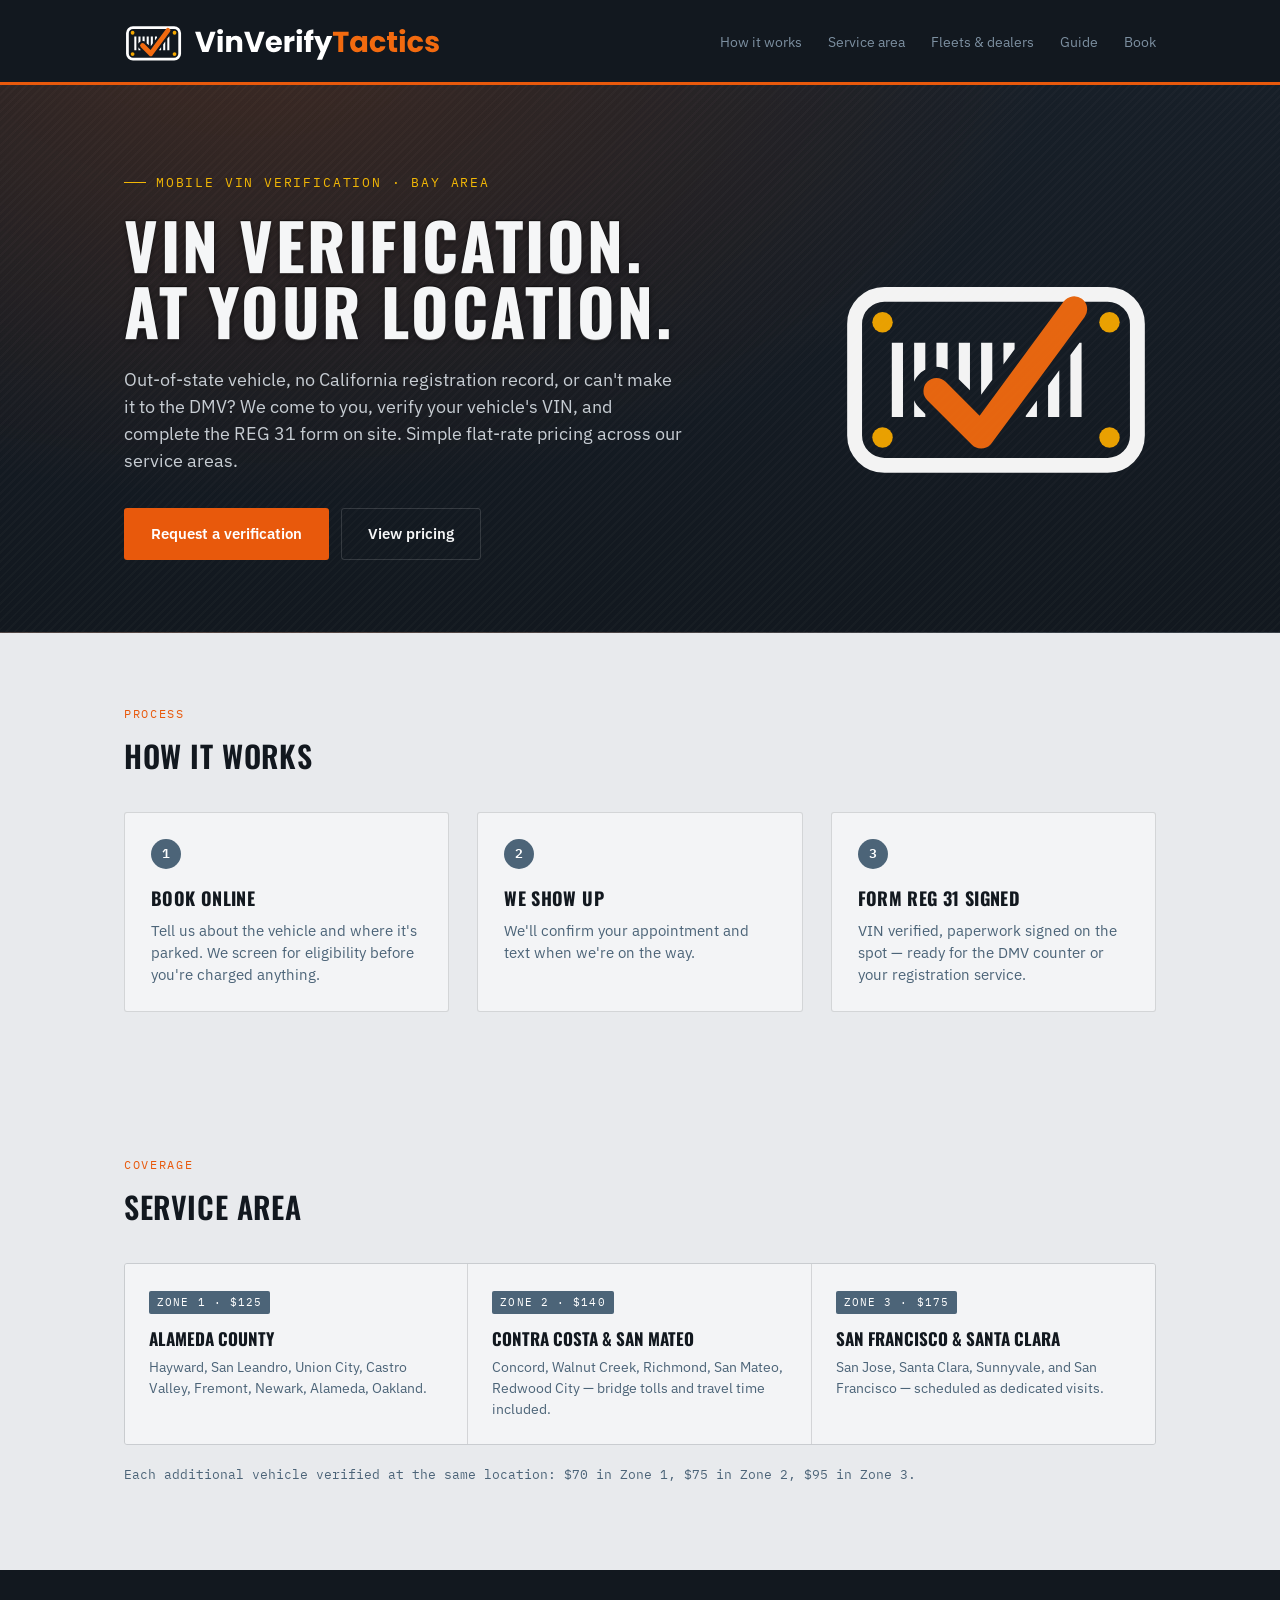
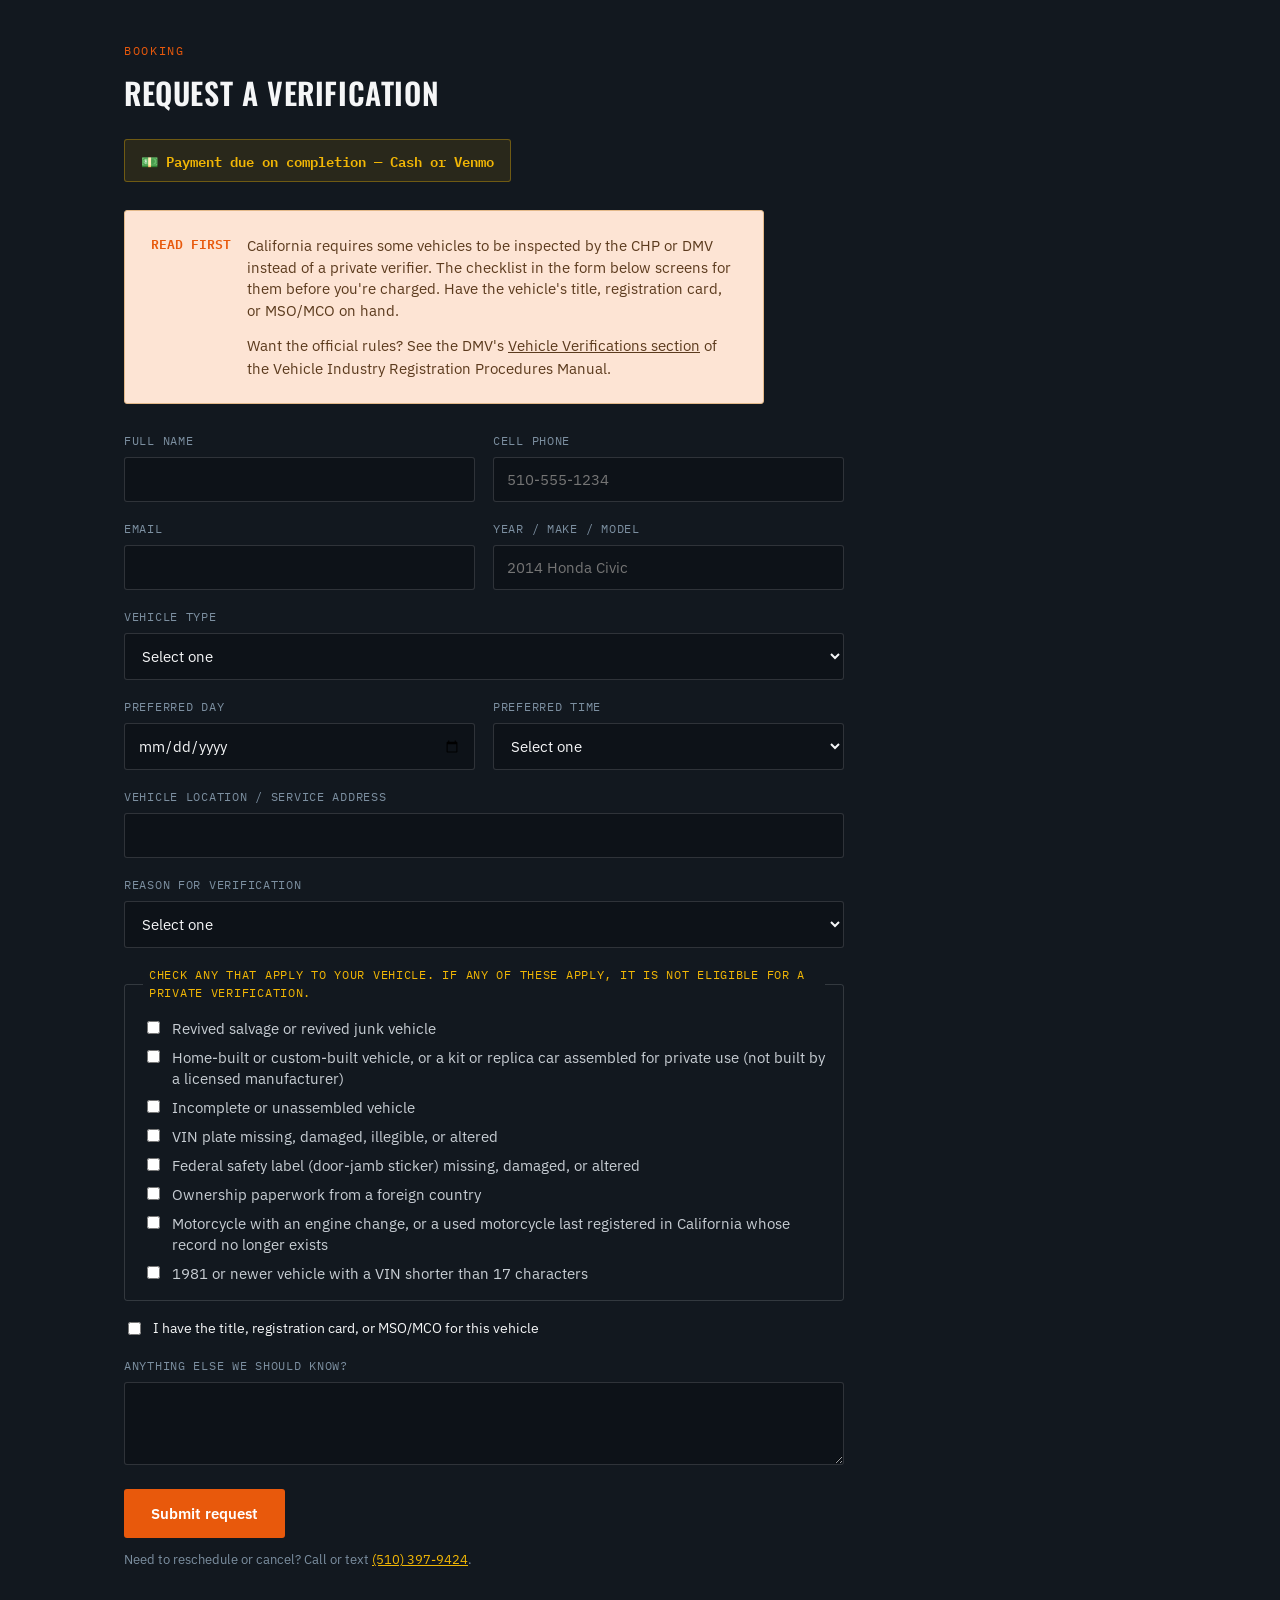
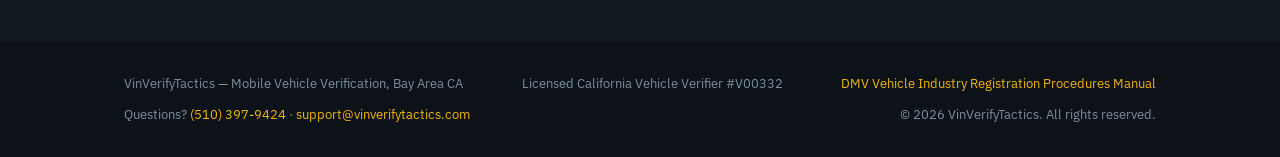
<file: index.html>
<!DOCTYPE html>
<html lang="en">
<head>
<meta charset="UTF-8">
<meta name="viewport" content="width=device-width, initial-scale=1.0">
<title>VinVerifyTactics — Mobile VIN Verification, Bay Area CA</title>
<meta name="description" content="Mobile Form REG 31 VIN verification in Alameda, Contra Costa, San Mateo, and Santa Clara counties. We come to you.">

<!-- Social share preview -->
<meta property="og:title" content="VinVerifyTactics — Mobile VIN Verification, Bay Area CA">
<meta property="og:description" content="Mobile Form REG 31 VIN verification in Alameda, Contra Costa, San Mateo, and Santa Clara counties. We come to you.">
<meta property="og:type" content="website">
<meta property="og:url" content="https://vinverifytactics.com/">
<meta name="twitter:card" content="summary">
<meta name="twitter:title" content="VinVerifyTactics — Mobile VIN Verification, Bay Area CA">
<meta name="twitter:description" content="Mobile Form REG 31 VIN verification in Alameda, Contra Costa, San Mateo, and Santa Clara counties. We come to you.">

<!-- Favicon -->
<link rel="icon" type="image/svg+xml" href="favicon.svg">

<link rel="stylesheet" href="style.css">
</head>
<body>

<header class="site-header">
  <div class="wrap">
    <a href="#" class="brand-logo" aria-label="VinVerifyTactics home"><img src="logo.svg" alt="VinVerifyTactics" height="46"></a>
    <nav>
      <a href="#how">How it works</a>
      <a href="#areas">Service area</a>
      <a href="fleet.html">Fleets &amp; dealers</a>
      <a href="guide.html">Guide</a>
      <a href="#book">Book</a>
    </nav>
  </div>
</header>

<section class="hero">
  <div class="wrap">
    <img src="logo-icon.svg" alt="" aria-hidden="true" class="hero-mark">
    <div class="eyebrow">Mobile VIN Verification · Bay Area</div>
    <h1 class="stamped">VIN verification.<br>At your location.</h1>
    <p class="lede">Out-of-state vehicle, no California registration record, or can't make it to the DMV? We come to you, verify your vehicle's VIN, and complete the REG 31 form on site. Simple flat-rate pricing across our service areas.</p>
    <div class="hero-btns">
      <a href="#book" class="btn btn-primary">Request a verification</a>
      <a href="#areas" class="btn btn-ghost">View pricing</a>
    </div>
  </div>
</section>

<section id="how">
  <div class="wrap">
    <div class="section-label">Process</div>
    <h2>How it works</h2>
    <div class="steps">
      <div class="step">
        <div class="num">1</div>
        <h3>Book online</h3>
        <p>Tell us about the vehicle and where it's parked. We screen for eligibility before you're charged anything.</p>
      </div>
      <div class="step">
        <div class="num">2</div>
        <h3>We show up</h3>
        <p>We'll confirm your appointment and text when we're on the way.</p>
      </div>
      <div class="step">
        <div class="num">3</div>
        <h3>Form REG 31 signed</h3>
        <p>VIN verified, paperwork signed on the spot — ready for the DMV counter or your registration service.</p>
      </div>
    </div>
  </div>
</section>

<section id="areas">
  <div class="wrap">
    <div class="section-label">Coverage</div>
    <h2>Service area</h2>
    <div class="zones">
      <div class="zone z1">
        <span class="zone-tag">Zone 1 · $125</span>
        <h3>Alameda County</h3>
        <p>Hayward, San Leandro, Union City, Castro Valley, Fremont, Newark, Alameda, Oakland.</p>
      </div>
      <div class="zone z2">
        <span class="zone-tag">Zone 2 · $140</span>
        <h3>Contra Costa &amp; San Mateo</h3>
        <p>Concord, Walnut Creek, Richmond, San Mateo, Redwood City — bridge tolls and travel time included.</p>
      </div>
      <div class="zone z3">
        <span class="zone-tag">Zone 3 · $175</span>
        <h3>San Francisco &amp; Santa Clara</h3>
        <p>San Jose, Santa Clara, Sunnyvale, and San Francisco — scheduled as dedicated visits.</p>
      </div>
    </div>
    <p style="margin-top:20px;font-family:var(--font-mono);font-size:13px;color:var(--steel);">Each additional vehicle verified at the same location: $70 in Zone 1, $75 in Zone 2, $95 in Zone 3.</p>
  </div>
</section>

<section id="book" class="booking">
  <div class="wrap">
    <div class="section-label">Booking</div>
    <h2>Request a verification</h2>

    <div class="payment-note">💵 Payment due on completion — Cash or Venmo</div>

    <div class="callout" style="margin-bottom:28px; max-width:640px;">
      <div class="mark">READ FIRST</div>
      <div>
        <p>California requires some vehicles to be inspected by the CHP or DMV instead of a private verifier. The checklist in the form below screens for them before you're charged. Have the vehicle's title, registration card, or MSO/MCO on hand.</p>
        <p style="margin-top:12px;font-size:.95em">Want the official rules? See the DMV's <a href="https://www.dmv.ca.gov/portal/handbook/vehicle-industry-registration-procedures-manual-2/general-registration-information/vehicle-verifications/" target="_blank" rel="noopener">Vehicle Verifications section</a> of the Vehicle Industry Registration Procedures Manual.</p>
      </div>
    </div>

    <div id="form-success">
      Request received. We'll text or email you shortly to confirm your appointment window.
    </div>

    <form id="booking-form" class="form-grid" action="https://script.google.com/macros/s/AKfycbyxNmEJ1W0MXICKyRXH7Bv6Y13oUIhuGWmc4XSgSFPGG-41zohf6oNIK35yRVyzWBAO/exec" method="POST">
      <div style="position:absolute;left:-9999px;top:auto;width:1px;height:1px;overflow:hidden" aria-hidden="true"><label>Leave this field empty<input type="text" name="_gotcha" tabindex="-1" autocomplete="off"></label></div>
      <div>
        <label for="name">Full name</label>
        <input type="text" id="name" name="name" required>
      </div>
      <div>
        <label for="phone">Cell phone</label>
        <input type="tel" id="phone" name="phone" placeholder="510-555-1234" autocomplete="tel" inputmode="tel" required>
      </div>
      <div>
        <label for="email">Email</label>
        <input type="email" id="email" name="email" required>
      </div>
      <div>
        <label for="vehicle">Year / Make / Model</label>
        <input type="text" id="vehicle" name="vehicle" placeholder="2014 Honda Civic" required>
      </div>
      <div class="full">
        <label for="vtype">Vehicle type</label>
        <select id="vtype" name="vehicle_type" required>
          <option value="">Select one</option>
          <option>Car / SUV / minivan</option>
          <option>Pickup truck</option>
          <option>Commercial truck / van / bus</option>
          <option>Trailer (utility, cargo, flatbed, etc.)</option>
          <option>Travel trailer / fifth wheel / camp trailer</option>
          <option>Motorhome / RV</option>
          <option>Motorcycle (we'll confirm eligibility)</option>
          <option>Off-highway vehicle / ATV (we'll confirm eligibility)</option>
          <option>Golf cart / low-speed vehicle (we'll confirm eligibility)</option>
          <option>Other / not sure</option>
        </select>
      </div>
      <div>
        <label for="date">Preferred day</label>
        <input type="date" id="date" name="preferred_date" required>
      </div>
      <div>
        <label for="time">Preferred time</label>
        <select id="time" name="preferred_time" required>
          <option value="">Select one</option>
          <option>Morning</option>
          <option>Afternoon</option>
          <option>Evening</option>
          <option>Flexible</option>
        </select>
      </div>
      <div class="full">
        <label for="address">Vehicle location / service address</label>
        <input type="text" id="address" name="address" required>
      </div>
      <div class="full">
        <label for="reason">Reason for verification</label>
        <select id="reason" name="reason" required>
          <option value="">Select one</option>
          <option>Out-of-state vehicle / moving to California</option>
          <option>Out-of-state title transfer</option>
          <option>No California registration record</option>
          <option>Commercial fleet / trailer addition</option>
          <option>Dealer inventory</option>
          <option>Can't make it to the DMV</option>
          <option>Other</option>
        </select>
      </div>

      <div class="full">
        <fieldset>
          <legend>Check any that apply to your vehicle. If any of these apply, it is not eligible for a private verification.</legend>
          <label class="check-row"><input type="checkbox" name="flag_salvage" class="eligibility-flag"> Revived salvage or revived junk vehicle</label>
          <label class="check-row"><input type="checkbox" name="flag_kit" class="eligibility-flag"> Home-built or custom-built vehicle, or a kit or replica car assembled for private use (not built by a licensed manufacturer)</label>
          <label class="check-row"><input type="checkbox" name="flag_incomplete" class="eligibility-flag"> Incomplete or unassembled vehicle</label>
          <label class="check-row"><input type="checkbox" name="flag_vin" class="eligibility-flag"> VIN plate missing, damaged, illegible, or altered</label>
          <label class="check-row"><input type="checkbox" name="flag_label" class="eligibility-flag"> Federal safety label (door-jamb sticker) missing, damaged, or altered</label>
          <label class="check-row"><input type="checkbox" name="flag_foreign" class="eligibility-flag"> Ownership paperwork from a foreign country</label>
          <label class="check-row"><input type="checkbox" name="flag_moto" class="eligibility-flag"> Motorcycle with an engine change, or a used motorcycle last registered in California whose record no longer exists</label>
          <label class="check-row"><input type="checkbox" name="flag_shortvin" class="eligibility-flag"> 1981 or newer vehicle with a VIN shorter than 17 characters</label>
        </fieldset>
      </div>

      <div id="blocked-msg" class="full">
        Based on your answer, California requires this vehicle to be inspected directly by the CHP or DMV rather than a private verifier — we're not able to sign Form REG 31 for this vehicle. <a href="https://www.chp.ca.gov/find-an-office/" target="_blank" rel="noopener">Find a CHP office →</a> · <a href="https://www.dmv.ca.gov/portal/locations/" target="_blank" rel="noopener">Find a DMV office →</a> (call first to confirm they can verify your vehicle and whether you need an appointment)
      </div>

      <div class="full">
        <label class="check-row" style="text-transform:none;letter-spacing:0;font-family:var(--font-body);font-size:14px;color:#F5F6F7;"><input type="checkbox" name="has_documents" value="Yes - customer has title, registration card, or MSO/MCO" required> I have the title, registration card, or MSO/MCO for this vehicle</label>
      </div>

      <div class="full">
        <label for="notes">Anything else we should know?</label>
        <textarea id="notes" name="notes" rows="3"></textarea>
      </div>

      <div class="full">
        <button type="submit" class="btn btn-primary" id="submit-btn">Submit request</button>
        <p style="margin:12px 0 0;font-size:13px;color:var(--steel-soft);">Need to reschedule or cancel? Call or text <a href="tel:+15103979424" style="color:var(--tag);">(510) 397-9424</a>.</p>
      </div>
    </form>

    <div id="form-error" style="display:none;background:#3A1E12;border:1px solid var(--accent);border-radius:var(--radius);padding:18px 20px;color:#FBD9BE;font-size:14.5px;max-width:640px;margin-top:18px;">
      Something went wrong sending your request. Please call or text <a href="tel:+15103979424" style="color:var(--tag);">(510) 397-9424</a> and we'll book you directly.
    </div>
  </div>
</section>

<footer>
  <div class="wrap">
    <div>VinVerifyTactics — Mobile Vehicle Verification, Bay Area CA</div>
    <div>Licensed California Vehicle Verifier #V00332</div>
    <div><a href="https://www.dmv.ca.gov/portal/handbook/vehicle-industry-registration-procedures-manual-2/" target="_blank" rel="noopener">DMV Vehicle Industry Registration Procedures Manual</a></div>
    <div>Questions? <a href="tel:+15103979424">(510) 397-9424</a> · <a href="mailto:support@vinverifytactics.com">support@vinverifytactics.com</a></div>
    <div>© 2026 VinVerifyTactics. All rights reserved.</div>
  </div>
</footer>

<script src="app.js"></script>
</body>
</html>
</file>
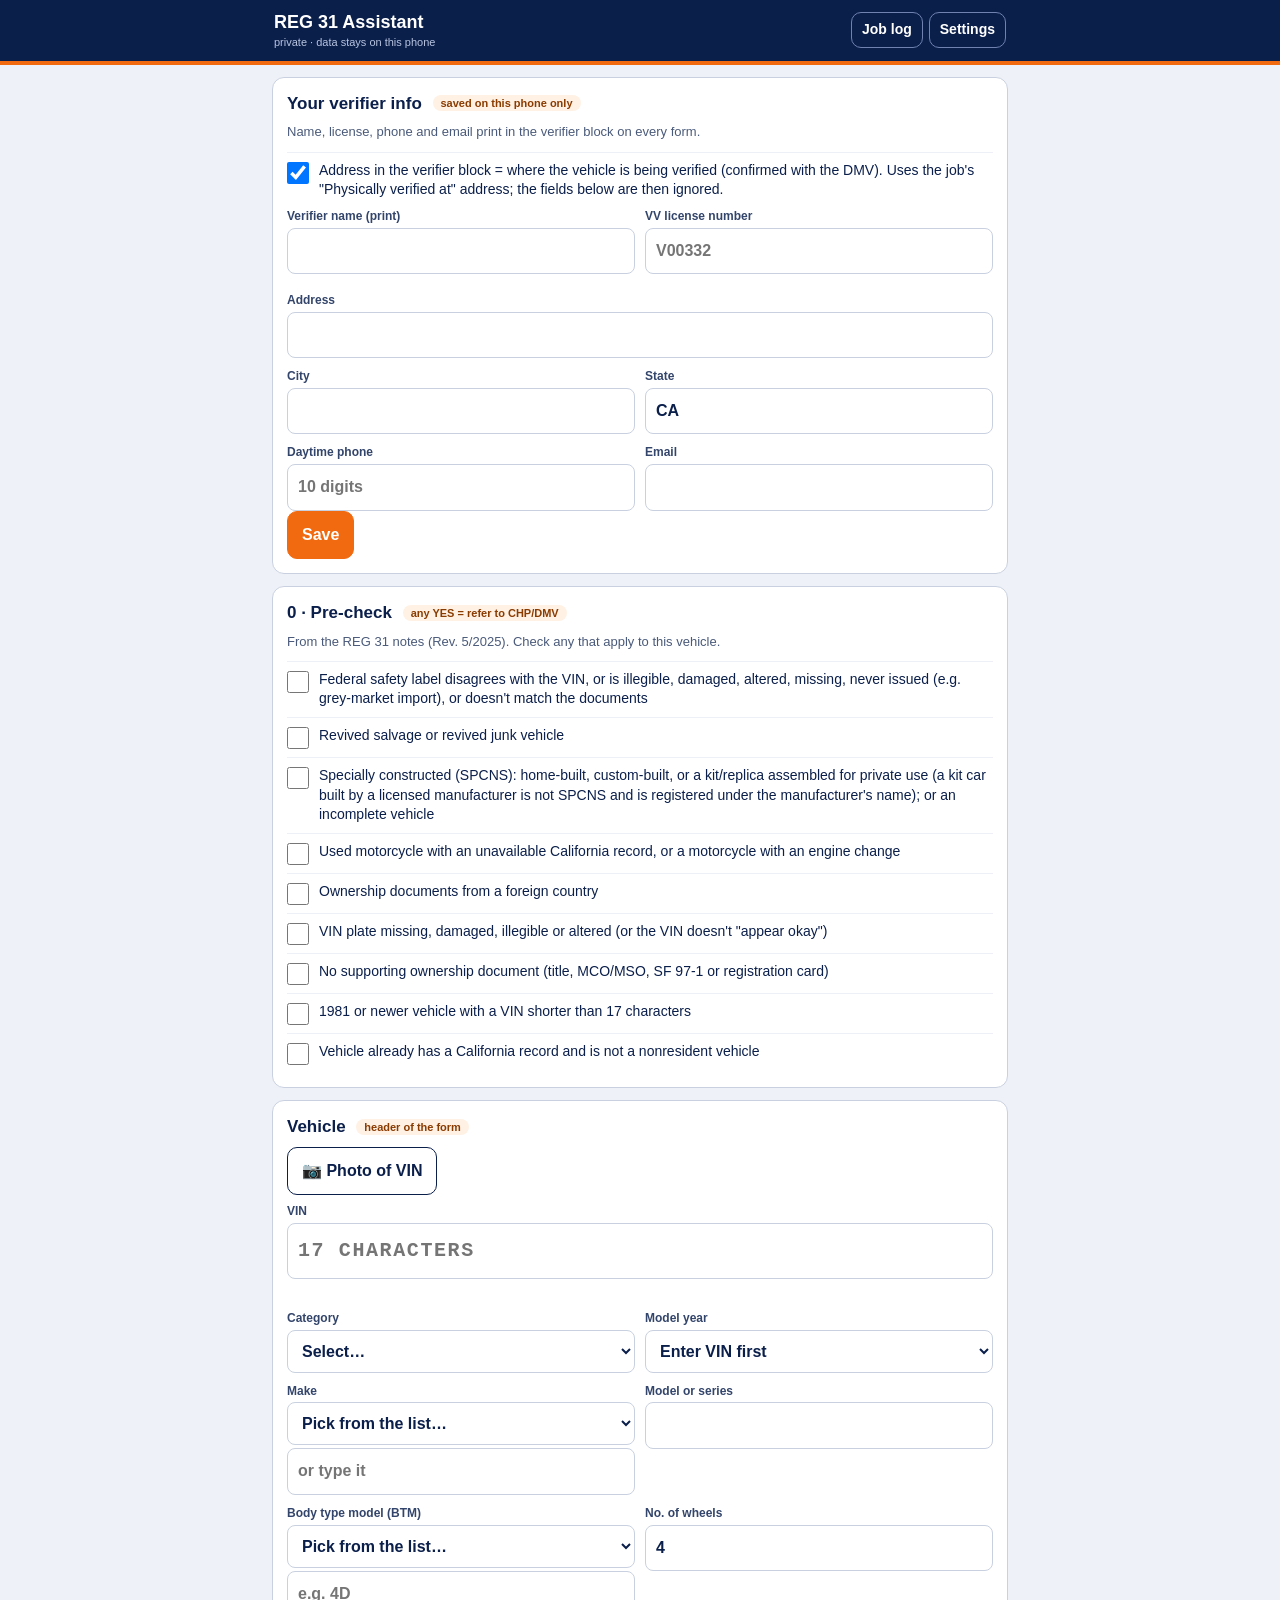
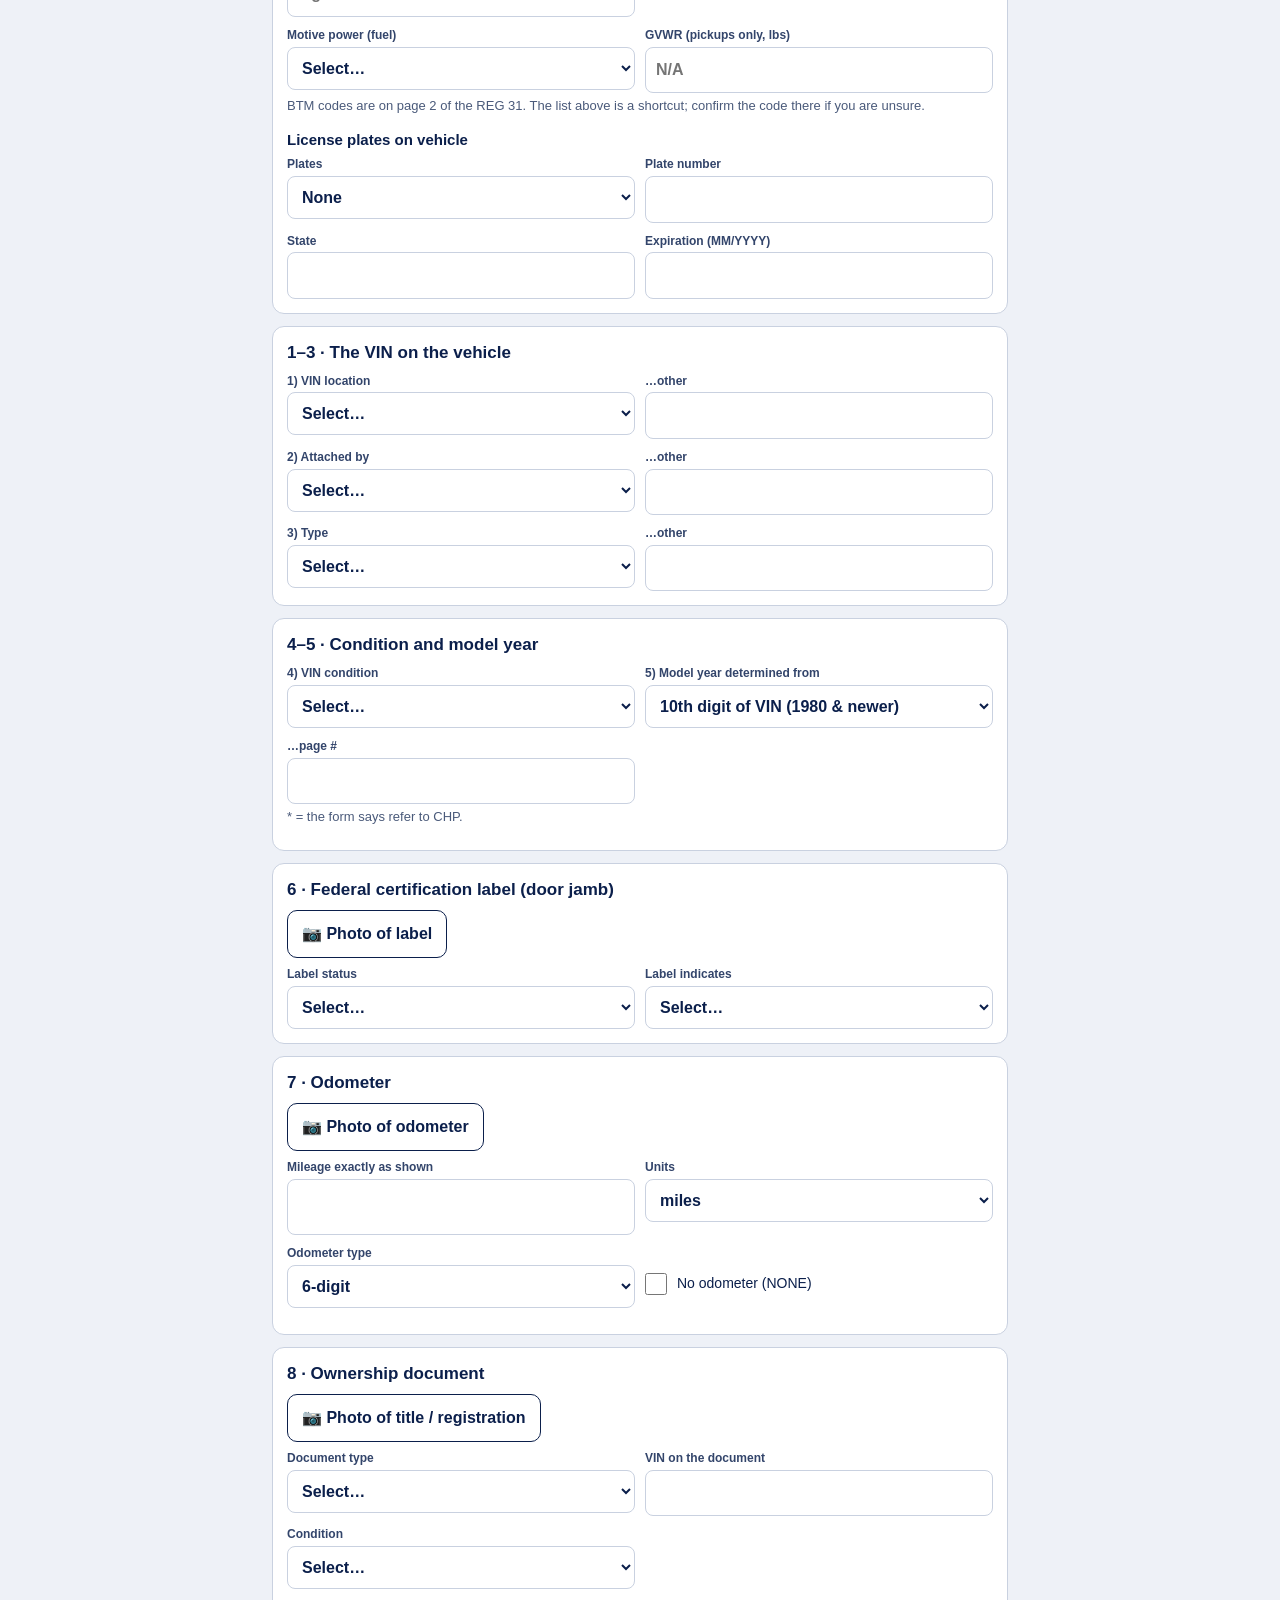
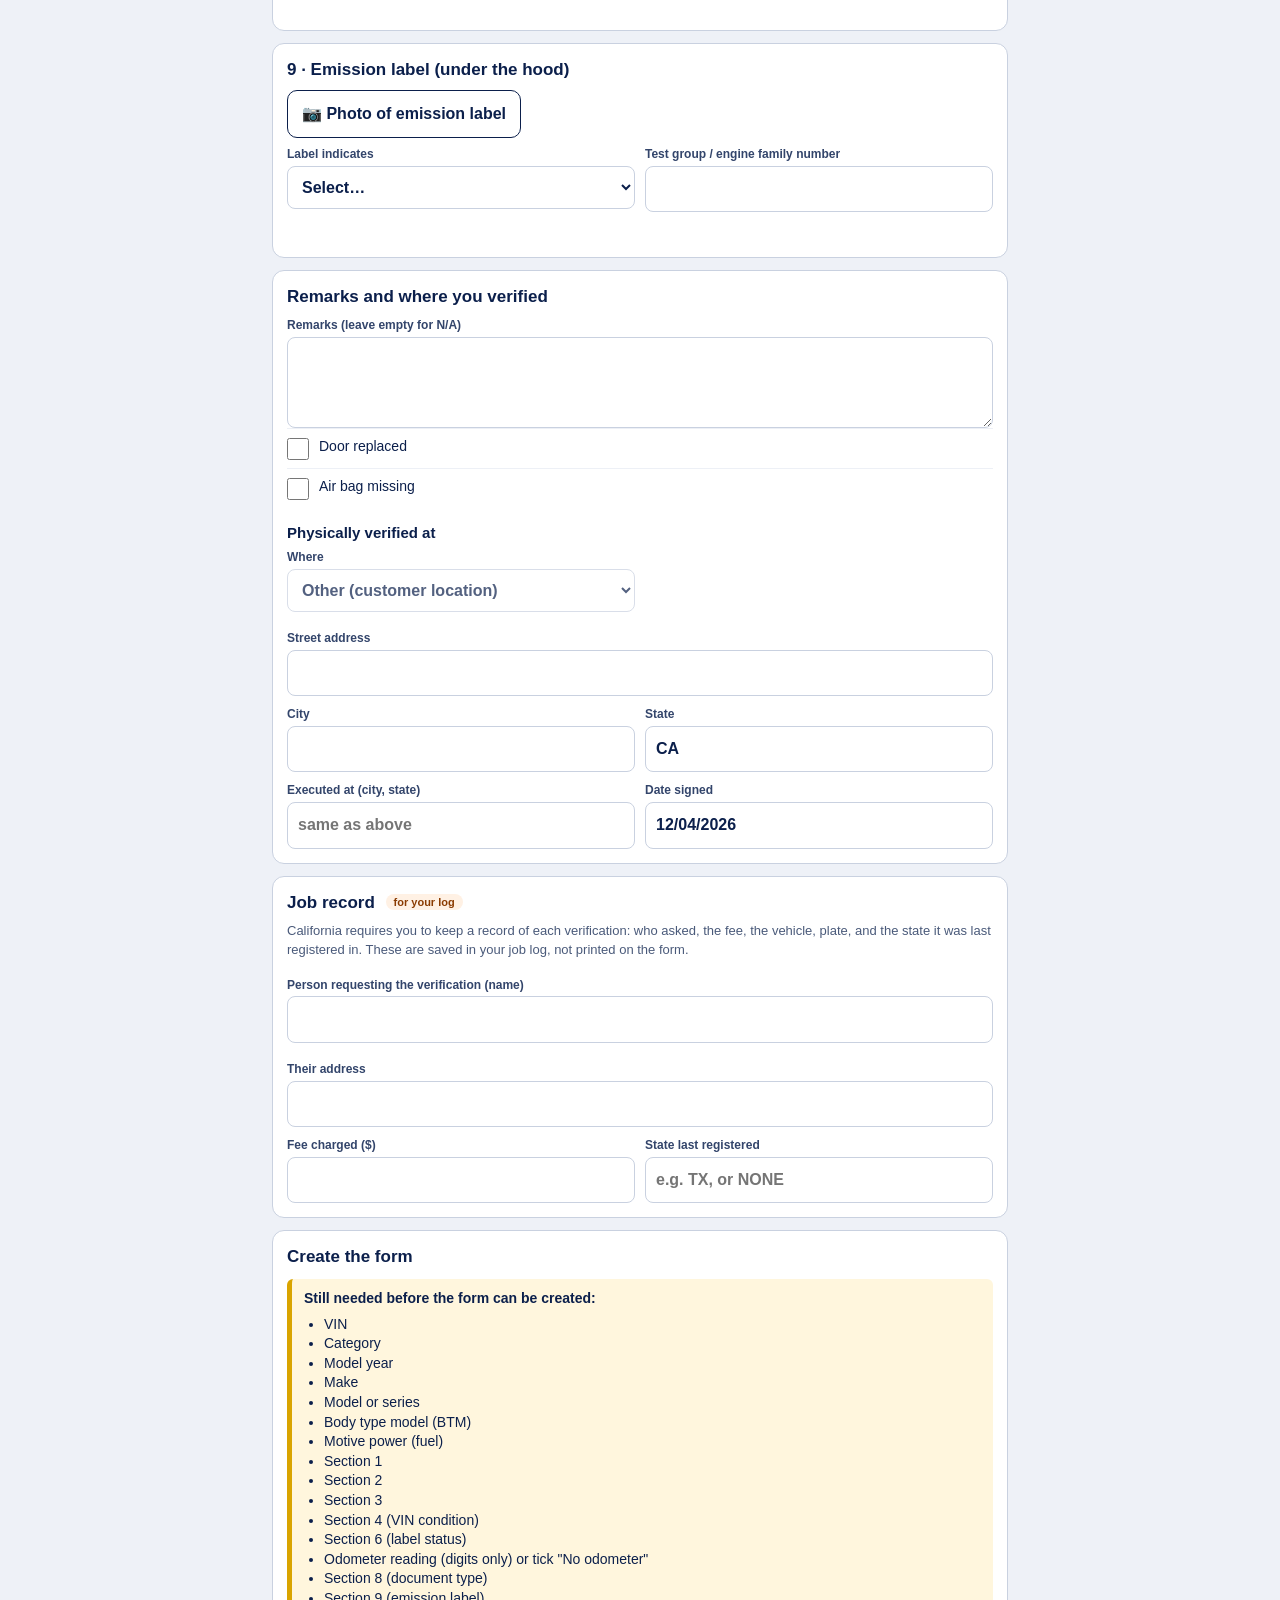
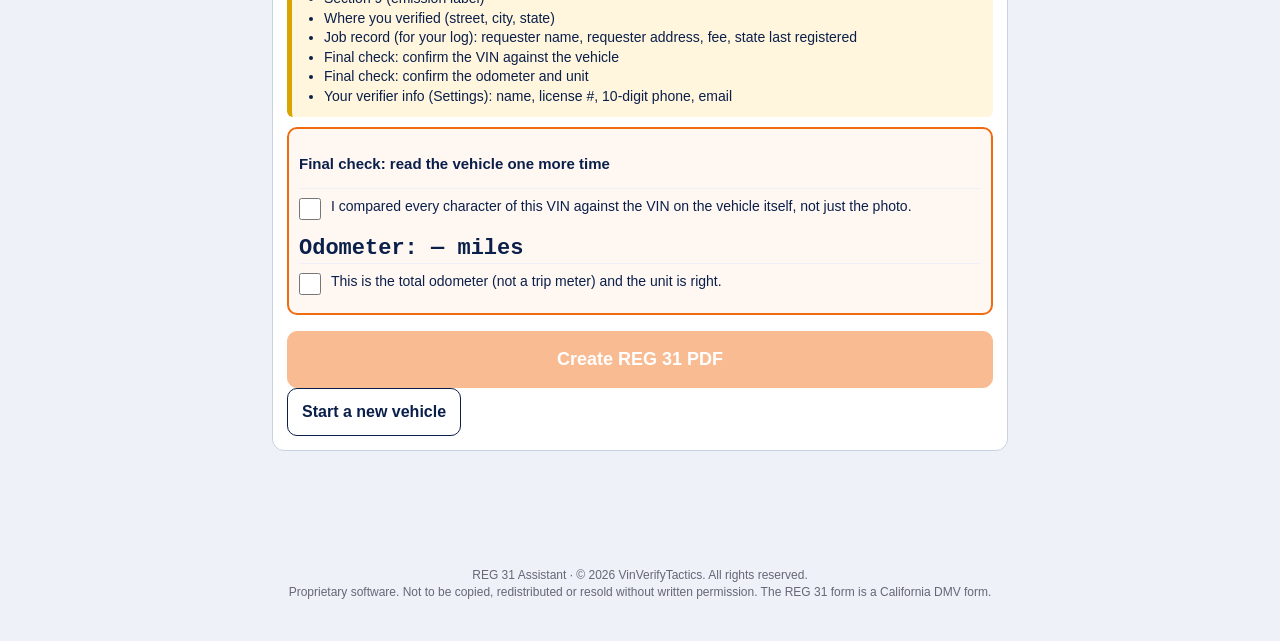
<file: reg31/index.html>
<!DOCTYPE html>
<!-- REG 31 Assistant. Copyright (c) 2026 VinVerifyTactics. All rights reserved. Proprietary; no copying or redistribution without written permission. -->
<html lang="en">
<head>
<meta charset="UTF-8">
<meta name="viewport" content="width=device-width, initial-scale=1, viewport-fit=cover">
<meta name="robots" content="noindex, nofollow">
<title>REG 31 Assistant</title>
<link rel="icon" type="image/svg+xml" href="../favicon.svg">
<link rel="stylesheet" href="style.css">
</head>
<body>

<header class="top">
  <div class="top-in">
    <div class="brand">REG 31 Assistant <small>private · data stays on this phone</small></div>
    <div class="top-btns">
      <button type="button" id="btnLog" class="ghost">Job log</button>
      <button type="button" id="btnSettings" class="ghost">Settings</button>
    </div>
  </div>
</header>

<main>

<!-- Settings -->
<section id="settingsCard" class="card hidden">
  <h2>Your verifier info <span class="tag">saved on this phone only</span></h2>
  <p class="note">Name, license, phone and email print in the verifier block on every form.</p>
  <label class="chk"><input type="checkbox" id="st_useloc" checked> Address in the verifier block = where the vehicle is being verified (confirmed with the DMV). Uses the job's "Physically verified at" address; the fields below are then ignored.</label>
  <div class="grid">
    <label>Verifier name (print)<input id="st_name" autocomplete="off"></label>
    <label>VV license number<input id="st_lic" autocomplete="off" placeholder="V00332"></label>
    <label class="full">Address<input id="st_addr" autocomplete="off"></label>
    <label>City<input id="st_city" autocomplete="off"></label>
    <label>State<input id="st_state" value="CA" maxlength="2" autocomplete="off"></label>
    <label>Daytime phone<input id="st_phone" inputmode="tel" autocomplete="off" placeholder="10 digits"></label>
    <label>Email<input id="st_email" type="email" autocomplete="off"></label>
  </div>
  <button type="button" id="saveSettings" class="primary">Save</button>
</section>

<!-- Job log -->
<section id="logCard" class="card hidden">
  <h2>Job log <span class="tag">this phone only</span></h2>
  <div id="backupMsg" class="note"></div>
  <div id="logList" class="loglist"></div>
  <div class="row">
    <button type="button" id="logBackup" class="primary">Save backup file</button>
    <button type="button" id="logCsv" class="ghost">Download CSV</button>
    <button type="button" id="logClear" class="ghost danger">Clear log</button>
  </div>
</section>

<!-- Pre-check -->
<section class="card" id="gateCard">
  <h2>0 · Pre-check <span class="tag">any YES = refer to CHP/DMV</span></h2>
  <p class="note">From the REG 31 notes (Rev. 5/2025). Check any that apply to this vehicle.</p>
  <label class="chk"><input type="checkbox" class="gate"> Federal safety label disagrees with the VIN, or is illegible, damaged, altered, missing, never issued (e.g. grey-market import), or doesn't match the documents</label>
  <label class="chk"><input type="checkbox" class="gate"> Revived salvage or revived junk vehicle</label>
  <label class="chk"><input type="checkbox" class="gate"> Specially constructed (SPCNS): home-built, custom-built, or a kit/replica assembled for private use (a kit car built by a licensed manufacturer is not SPCNS and is registered under the manufacturer's name); or an incomplete vehicle</label>
  <label class="chk"><input type="checkbox" class="gate"> Used motorcycle with an unavailable California record, or a motorcycle with an engine change</label>
  <label class="chk"><input type="checkbox" class="gate"> Ownership documents from a foreign country</label>
  <label class="chk"><input type="checkbox" class="gate"> VIN plate missing, damaged, illegible or altered (or the VIN doesn't "appear okay")</label>
  <label class="chk"><input type="checkbox" class="gate"> No supporting ownership document (title, MCO/MSO, SF 97-1 or registration card)</label>
  <label class="chk"><input type="checkbox" class="gate"> 1981 or newer vehicle with a VIN shorter than 17 characters</label>
  <label class="chk"><input type="checkbox" class="gate"> Vehicle already has a California record and is not a nonresident vehicle</label>
  <div id="gateMsg" class="stop hidden"></div>
</section>

<!-- Vehicle -->
<section class="card">
  <h2>Vehicle <span class="tag">header of the form</span></h2>

  <div class="photoRow" data-photo="vin" data-ocr="vin">
    <button type="button" class="cam">📷 Photo of VIN</button><span class="ocrstat"></span><img class="thumb hidden" alt="">
  </div>
  <label class="full">VIN<input id="vin" class="mono big" autocapitalize="characters" autocomplete="off" spellcheck="false" maxlength="17" placeholder="17 characters"></label>
  <div id="vinChips" class="chips"></div>
  <div id="vinStatus" class="status"></div>

  <div class="grid">
    <label>Category
      <select id="cat">
        <option value="">Select…</option>
        <option value="auto">Automobile</option>
        <option value="comm">Commercial</option>
        <option value="pti">Permanent Trailer ID (PTI)</option>
        <option value="cch">Trailer Coach (CCH)</option>
        <option value="moto">Motorcycle (Street)</option>
        <option value="ohv">Off-Highway (OHV)</option>
      </select>
    </label>
    <label>Model year <select id="year"><option value="">Enter VIN first</option></select></label>
    <label>Make<select id="makeSel"><option value="">Pick from the list…</option></select><input id="make" autocomplete="off" autocapitalize="characters" placeholder="or type it"></label>
    <label>Model or series<input id="model" autocomplete="off"></label>
    <label>Body type model (BTM)<select id="btmSel"><option value="">Pick from the list…</option></select><input id="btm" list="btmList" autocapitalize="characters" autocomplete="off" maxlength="12" placeholder="e.g. 4D"></label>
    <label>No. of wheels<input id="wheels" inputmode="numeric" value="4"></label>
    <label>Motive power (fuel)
      <select id="motive">
        <option value="">Select…</option>
        <option value="G">G – Gasoline</option><option value="D">D – Diesel</option><option value="E">E – Electric</option>
        <option value="Q">Q – Hybrid</option><option value="F">F – Flex Fuel</option><option value="N">N – Natural Gas</option>
        <option value="P">P – Propane</option><option value="B">B – Butane</option><option value="M">M – Methanol</option>
        <option value="R">R – Hydrogen</option><option value="NA">N/A</option>
      </select>
    </label>
    <label>GVWR (pickups only, lbs)<input id="gvwr" inputmode="numeric" placeholder="N/A"></label>
  </div>
  <datalist id="btmList">
    <option value="2D">Sedan 2 DR</option><option value="4D">Sedan 4 DR</option><option value="5D">Sedan 5 DR</option><option value="SD">Sedan</option>
    <option value="CP">Coupe</option><option value="3P">Coupe 3 DR</option><option value="C4">Coupe 4 DR</option><option value="CV">Convertible</option>
    <option value="HT">Hardtop</option><option value="2T">Hardtop 2 DR</option><option value="4T">Hardtop 4 DR</option>
    <option value="HB">Hatchback</option><option value="2H">Hatchback 2 DR</option><option value="4H">Hatchback 4 DR</option>
    <option value="2L">Liftback 2 DR</option><option value="4L">Liftback 4 DR</option><option value="SW">Station Wagon</option>
    <option value="4W">Wagon/Sport Utility 4 DR</option><option value="UT">Utility</option><option value="RD">Roadster</option>
    <option value="PK">Pickup</option><option value="PC">Pickup Club Cab</option><option value="3C">3 DR Ext. Cab Pickup</option>
    <option value="4C">4 DR Ext. Cab Pickup</option><option value="SP">Sports Pickup</option><option value="VN">Van</option>
    <option value="PN">Panel</option><option value="CB">Cab and Chassis</option><option value="SN">Step Van</option>
    <option value="RS">Motorcycle Road/Street</option><option value="RT">Motorcycle Road/Trail</option><option value="MC">All other motorcycles</option>
    <option value="VA">Varied – must be described</option>
  </datalist>
  <p class="note">BTM codes are on page 2 of the REG 31. The list above is a shortcut; confirm the code there if you are unsure.</p>

  <div id="motoBox" class="hidden">
    <label class="full">Engine number (motorcycles and OHVs)<input id="engno" class="mono" autocapitalize="characters" autocomplete="off" maxlength="17"></label>
  </div>
  <div id="ohvBox" class="hidden">
    <label>OHV type
      <select id="ohv_type"><option value="">Select…</option><option value="comp">Complying</option><option value="noncomp">Non-complying</option></select>
    </label>
  </div>
  <div id="trailerBox" class="hidden grid">
    <label>Est. weight (PTI trailers, lbs)<input id="estwt" inputmode="numeric" placeholder="N/A"></label>
    <label>Camp/coach length<input id="camplen" placeholder="N/A"></label>
    <label>Camp/coach width<input id="campwid" placeholder="N/A"></label>
    <label>Axles<input id="axles" inputmode="numeric" placeholder="N/A"></label>
  </div>

  <h3>License plates on vehicle</h3>
  <div class="grid">
    <label>Plates
      <select id="plate_type"><option value="none">None</option><option value="plate">Plate number</option><option value="dealer">Dealer</option><option value="temp">Temporary permit</option></select>
    </label>
    <label>Plate number<input id="plate_no" autocapitalize="characters" autocomplete="off"></label>
    <label>State<input id="plate_state" maxlength="2" autocapitalize="characters" autocomplete="off"></label>
    <label>Expiration (MM/YYYY)<input id="plate_exp" inputmode="numeric" autocomplete="off"></label>
  </div>
</section>

<!-- Sections 1-3 -->
<section class="card">
  <h2>1–3 · The VIN on the vehicle</h2>
  <div class="grid">
    <label>1) VIN location
      <select id="s1">
        <option value="">Select…</option>
        <option value="windshield">Visible through windshield</option>
        <option value="bodyL">Body—Left (driver side)</option>
        <option value="bodyR">Body—Right</option>
        <option value="engine">Engine compartment</option>
        <option value="door">Door Frame/Door Post</option>
        <option value="steering">Steering Column</option>
        <option value="firewall">Firewall</option>
        <option value="other">Other (write in)</option>
      </select>
    </label>
    <label>…other<input id="s1_other" autocomplete="off"></label>
    <label>2) Attached by
      <select id="s2">
        <option value="">Select…</option>
        <option value="notvisible">Not visible</option>
        <option value="rosette">Rosette rivets</option>
        <option value="round">Round rivets</option>
        <option value="adhesive">Adhesive</option>
        <option value="na">Not applicable</option>
        <option value="screws">Screws</option>
        <option value="stamped">Stamped</option>
        <option value="other">Other (write in)</option>
      </select>
    </label>
    <label>…other<input id="s2_other" autocomplete="off"></label>
    <label>3) Type
      <select id="s3">
        <option value="">Select…</option>
        <option value="plate">Metal plate</option>
        <option value="label">Label</option>
        <option value="body">Stamped on body</option>
        <option value="frame">Stamped on frame</option>
        <option value="other">Other (write in)</option>
      </select>
    </label>
    <label>…other<input id="s3_other" autocomplete="off"></label>
  </div>
</section>

<!-- Section 4-5 -->
<section class="card">
  <h2>4–5 · Condition and model year</h2>
  <div class="grid">
    <label>4) VIN condition
      <select id="s4_vin">
        <option value="">Select…</option>
        <option value="ok">Appears okay</option>
        <option value="illegible">Illegible/Damaged*</option>
        <option value="cannot">Cannot locate*</option>
        <option value="altered">Altered/Tampered*</option>
        <option value="missing">Missing*</option>
        <option value="none">None – Newly built*</option>
        <option value="fo">Assigned by F/O</option>
        <option value="remarks">See REMARKS</option>
      </select>
    </label>
    <label id="s4engWrap" class="hidden">4) Engine number condition
      <select id="s4_eng">
        <option value="">Select…</option>
        <option value="ok">Appears okay</option>
        <option value="illegible">Illegible/Damaged*</option>
        <option value="cannot">Cannot locate*</option>
        <option value="altered">Altered/Tampered*</option>
        <option value="missing">Missing*</option>
        <option value="none">None – Newly built*</option>
        <option value="fo">Assigned by F/O</option>
        <option value="remarks">See REMARKS</option>
      </select>
    </label>
    <label>5) Model year determined from
      <select id="s5">
        <option value="digit10">10th digit of VIN (1980 &amp; newer)</option>
        <option value="natb">NATB/NICB book/manual</option>
        <option value="other">Other – see REMARKS</option>
      </select>
    </label>
    <label>…page #<input id="s5_page" autocomplete="off"></label>
  </div>
  <p class="note">* = the form says refer to CHP.</p>
</section>

<!-- Section 6 -->
<section class="card">
  <h2>6 · Federal certification label (door jamb)</h2>
  <div class="photoRow" data-photo="label" data-ocr="label">
    <button type="button" class="cam">📷 Photo of label</button><span class="ocrstat"></span><img class="thumb hidden" alt="">
  </div>
  <div class="grid">
    <label>Label status
      <select id="s6_status">
        <option value="">Select…</option>
        <option value="agrees">Agrees with VIN</option>
        <option value="disagrees">Disagrees with VIN*</option>
        <option value="illegible">Illegible/Damaged*</option>
        <option value="altered">Altered/Tampered*</option>
        <option value="missing">Missing/None*</option>
        <option value="pre1970">Pre-1970</option>
        <option value="remarks">See REMARKS</option>
      </select>
    </label>
    <label>Label indicates
      <select id="s6_ind">
        <option value="">Select…</option>
        <option value="fmvss">Complies with US FMVSS</option>
        <option value="importer">Name of vehicle importer (put name in Remarks)</option>
        <option value="other">Complies with safety requirements of another country</option>
        <option value="lsv">Compliance with Low-Speed Vehicle (LSV) requirements</option>
        <option value="na">Not required (pre-1970 / OHV)</option>
      </select>
    </label>
  </div>
</section>

<!-- Section 7 -->
<section class="card">
  <h2>7 · Odometer</h2>
  <div class="photoRow" data-photo="odo" data-ocr="odo">
    <button type="button" class="cam">📷 Photo of odometer</button><span class="ocrstat"></span><img class="thumb hidden" alt="">
  </div>
  <div class="grid">
    <label>Mileage exactly as shown<input id="odo" class="mono big" inputmode="numeric" maxlength="6" autocomplete="off"></label>
    <label>Units
      <select id="odo_unit"><option value="miles">miles</option><option value="km">kilometers</option></select>
    </label>
    <label>Odometer type
      <select id="odo_digits"><option value="6">6-digit</option><option value="5">5-digit</option><option value="digital">digital display</option></select>
    </label>
    <label class="chk inline"><input type="checkbox" id="odo_none"> No odometer (NONE)</label>
  </div>
  <div id="odoChips" class="chips"></div>
</section>

<!-- Section 8 -->
<section class="card">
  <h2>8 · Ownership document</h2>
  <div class="photoRow" data-photo="doc" data-ocr="docvin">
    <button type="button" class="cam">📷 Photo of title / registration</button><span class="ocrstat"></span><img class="thumb hidden" alt="">
  </div>
  <div class="grid">
    <label>Document type
      <select id="s8_type">
        <option value="">Select…</option>
        <option value="title">Certificate of Title</option>
        <option value="msomco">MSO/MCO</option>
        <option value="sf97">US Government SF 97-1</option>
        <option value="reg">Registration Card</option>
        <option value="salvage">Salvage Certificate</option>
        <option value="none">NONE</option>
      </select>
    </label>
    <label>VIN on the document<input id="docvin" class="mono" autocapitalize="characters" autocomplete="off" maxlength="17"></label>
    <label>Condition
      <select id="s8_cond">
        <option value="">Select…</option>
        <option value="agrees">Agrees with VIN</option>
        <option value="disagrees">Disagrees with VIN</option>
        <option value="remarks">See REMARKS</option>
      </select>
    </label>
  </div>
  <div id="docStatus" class="status"></div>
  <div id="docCompare" class="docCompare"></div>
</section>

<!-- Section 9 -->
<section class="card">
  <h2>9 · Emission label (under the hood)</h2>
  <div class="photoRow" data-photo="emis" data-ocr="emis">
    <button type="button" class="cam">📷 Photo of emission label</button><span class="ocrstat"></span><img class="thumb hidden" alt="">
  </div>
  <div class="grid">
    <label>Label indicates
      <select id="s9">
        <option value="">Select…</option>
        <option value="epa">Meets US EPA standards only</option>
        <option value="both">Meets US EPA standards and California standards</option>
        <option value="ca">Meets California standards only</option>
        <option value="exempt">Exempt (Former Military Vehicle – OHV use only)</option>
        <option value="caohv">California standards for Off Highway Vehicles (OHV)</option>
        <option value="dual">California standards for on-road and OHV (Dual Sport M/C)</option>
        <option value="u50">Engine displacement less than 50 cc</option>
        <option value="sore">SORE Label (OHV-TCS Referral)</option>
        <option value="remarks">See REMARKS</option>
        <option value="none">None</option>
      </select>
    </label>
    <label>Test group / engine family number<input id="s9_family" class="mono" autocapitalize="characters" autocomplete="off"></label>
  </div>
  <div id="emisHint" class="status"></div>
  <div id="emisChips" class="chips"></div>
  <label class="full hidden" id="btmvaWrap">BTM varied (VA): describe vehicle<input id="btmva" autocomplete="off" placeholder="e.g. PK over 11,499 GVWR"></label>
</section>

<!-- Remarks / location -->
<section class="card">
  <h2>Remarks and where you verified</h2>
  <label class="full">Remarks (leave empty for N/A)<textarea id="remarks" rows="3" maxlength="200"></textarea></label>
  <label class="chk"><input type="checkbox" id="f_door"> Door replaced</label>
  <label class="chk"><input type="checkbox" id="f_air"> Air bag missing</label>
  <h3>Physically verified at</h3>
  <div class="grid">
    <label>Where
      <select id="loc_mode"><option value="other">Other (customer location)</option><option value="above">Above address (my address)</option></select>
    </label>
    <label class="full">Street address<input id="loc_street" autocomplete="off"></label>
    <label>City<input id="loc_city" autocomplete="off"></label>
    <label>State<input id="loc_state" value="CA" maxlength="2" autocomplete="off"></label>
    <label>Executed at (city, state)<input id="exec_at" autocomplete="off" placeholder="same as above"></label>
    <label>Date signed<input id="exec_date" autocomplete="off"></label>
  </div>
</section>

<section class="card" id="jobCard">
  <h2>Job record <span class="tag">for your log</span></h2>
  <p class="note">California requires you to keep a record of each verification: who asked, the fee, the vehicle, plate, and the state it was last registered in. These are saved in your job log, not printed on the form.</p>
  <div class="grid">
    <label class="full">Person requesting the verification (name)<input id="req_name" autocomplete="off"></label>
    <label class="full">Their address<input id="req_addr" autocomplete="off"></label>
    <label>Fee charged ($)<input id="fee" inputmode="decimal" autocomplete="off"></label>
    <label>State last registered<input id="lastreg" maxlength="12" autocapitalize="characters" autocomplete="off" placeholder="e.g. TX, or NONE"></label>
  </div>
</section>

<section class="card" id="resultCard">
  <h2>Create the form</h2>
  <div id="stopBox" class="stop hidden"></div>
  <div id="missBox" class="miss hidden"></div>
  <div id="warnBox" class="warn hidden"></div>
  <div id="finalCheck" class="finalcheck">
    <h3>Final check: read the vehicle one more time</h3>
    <div class="finalRow"><img id="finalThumb" class="thumb big hidden" alt=""><div id="vinBig" class="vinbig"></div></div>
    <label class="chk"><input type="checkbox" id="cf_vin"> I compared every character of this VIN against the VIN on the vehicle itself, not just the photo.</label>
    <div id="odoBig" class="odobig"></div>
    <label class="chk"><input type="checkbox" id="cf_odo"> This is the total odometer (not a trip meter) and the unit is right.</label>
  </div>
  <button type="button" id="make_pdf" class="primary big">Create REG 31 PDF</button>
  <button type="button" id="make_dnp" class="ghost danger hidden">Create anyway, marked DO NOT PROCESS – REFER TO CHP</button>
  <div id="pdfOut" class="hidden">
    <p class="ok">Your form is ready. Read every box against the vehicle, then print it and sign by hand. Typed or stamped signatures are not accepted.</p>
    <a id="pdfLink" class="primary linkbtn" target="_blank" rel="noopener">Open PDF</a>
    <a id="pdfDl" class="ghost linkbtn">Download</a>
  </div>
  <button type="button" id="newJob" class="ghost">Start a new vehicle</button>
</section>

</main>

<div id="cropModal" class="modal hidden">
  <div class="modal-in">
    <p id="cropMsg" class="note"></p>
    <canvas id="cropCv"></canvas>
    <div class="row"><button type="button" id="cropGo" class="primary">Read this</button><button type="button" id="cropCancel" class="ghost">Cancel</button></div>
  </div>
</div>


<footer class="legal" style="text-align:center;font-size:12px;color:#667;margin:24px 0 40px;padding:0 16px">
  <div>REG 31 Assistant · © 2026 VinVerifyTactics. All rights reserved.</div>
  <div>Proprietary software. Not to be copied, redistributed or resold without written permission. The REG 31 form is a California DMV form.</div>
</footer>

<script src="vendor/pdf-lib.min.js"></script>
<script src="vendor/pdf.min.js"></script>
<script src="reader.js"></script>
<script src="app.js"></script>
</body>
</html>
</file>
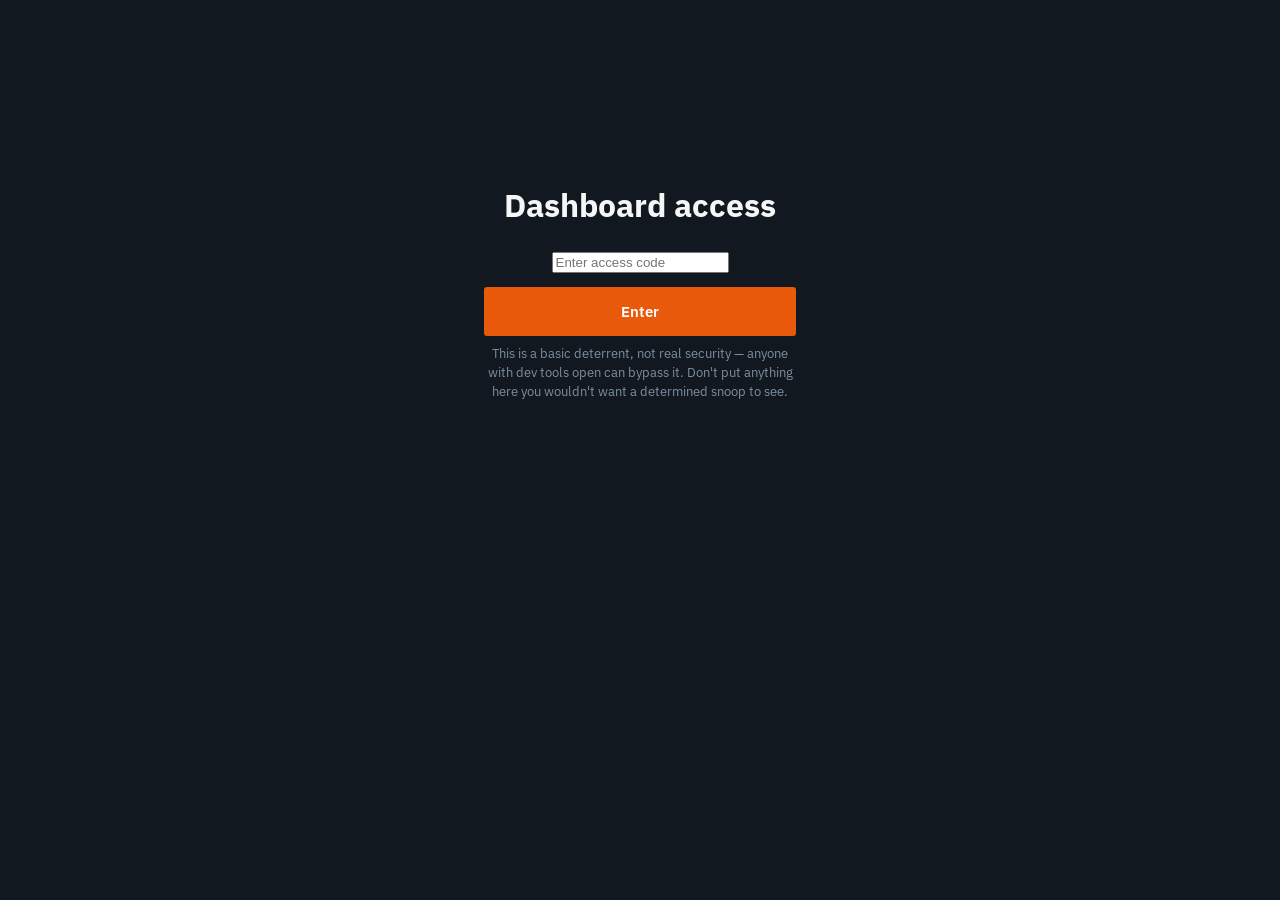
<file: dashboard.html>
<!DOCTYPE html>
<html lang="en">
<head>
<meta charset="UTF-8">
<meta name="viewport" content="width=device-width, initial-scale=1.0">
<title>Job Dashboard — VinVerifyTactics (internal)</title>
<meta name="robots" content="noindex, nofollow">
<link rel="stylesheet" href="style.css">
<style>
  body{background:var(--bg);color:#F5F6F7;}
  .dash-wrap{max-width:980px;margin:0 auto;padding:40px 24px 80px;}
  .dash-header{display:flex;justify-content:space-between;align-items:center;margin-bottom:30px;}
  .dash-header h1{font-family:var(--font-display);text-transform:uppercase;font-size:24px;margin:0;}
  .gate{max-width:360px;margin:120px auto;text-align:center;}
  .gate input{margin-bottom:14px;}
  .job-form{background:var(--bg-raised);border:1px solid var(--line-dark);border-radius:var(--radius);padding:22px;margin-bottom:34px;}
  .job-form .grid{display:grid;grid-template-columns:1fr 1fr 1fr;gap:14px;margin-bottom:14px;}
  .job-form .grid.full-row{grid-template-columns:1fr;}
  table{width:100%;border-collapse:collapse;font-size:14px;}
  th{
    font-family:var(--font-mono);
    font-size:11px;
    letter-spacing:0.08em;
    text-transform:uppercase;
    color:var(--steel-soft);
    text-align:left;
    padding:10px 12px;
    border-bottom:1px solid var(--line-dark);
  }
  td{padding:12px;border-bottom:1px solid var(--line-dark);vertical-align:top;}
  .status-pill{
    font-family:var(--font-mono);
    font-size:11px;
    letter-spacing:0.05em;
    text-transform:uppercase;
    padding:4px 9px;
    border-radius:12px;
    display:inline-block;
  }
  .status-pending{background:#3A2E12;color:var(--tag);}
  .status-confirmed{background:#12271C;color:#7FD8A0;}
  .status-enroute{background:#12232A;color:#6FC3E0;}
  .status-completed{background:#1E2530;color:#8B98A6;}
  select.status-select{
    background:#0D1218;border:1px solid var(--line-dark);color:#F5F6F7;
    font-family:var(--font-mono);font-size:12px;padding:6px 8px;border-radius:3px;
  }
  .del-btn{
    background:none;border:1px solid var(--line-dark);color:var(--steel-soft);
    padding:5px 10px;border-radius:3px;font-size:12px;cursor:pointer;font-family:var(--font-body);
  }
  .del-btn:hover{border-color:var(--accent);color:var(--accent);}
  .empty-state{color:var(--steel-soft);font-size:14px;padding:30px 0;text-align:center;}
  .note{font-size:12.5px;color:var(--steel-soft);margin-top:8px;}
</style>
</head>
<body>

<div id="gate-screen" class="dash-wrap gate">
  <h1 style="margin-bottom:20px;">Dashboard access</h1>
  <input type="password" id="gate-input" placeholder="Enter access code">
  <button class="btn btn-primary" id="gate-submit" style="width:100%;justify-content:center;">Enter</button>
  <p class="note">This is a basic deterrent, not real security — anyone with dev tools open can bypass it. Don't put anything here you wouldn't want a determined snoop to see.</p>
</div>

<div id="dashboard-screen" class="dash-wrap" style="display:none;">
  <div class="dash-header">
    <h1>Job Dashboard</h1>
    <span class="brand" style="font-size:12px;">VinVerifyTactics · internal</span>
  </div>

  <div class="job-form">
    <div class="grid">
      <div>
        <label for="j-name">Client name</label>
        <input type="text" id="j-name">
      </div>
      <div>
        <label for="j-phone">Phone</label>
        <input type="text" id="j-phone">
      </div>
      <div>
        <label for="j-vehicle">Vehicle</label>
        <input type="text" id="j-vehicle" placeholder="2014 Honda Civic">
      </div>
    </div>
    <div class="grid">
      <div>
        <label for="j-date">Date</label>
        <input type="date" id="j-date">
      </div>
      <div>
        <label for="j-zone">Zone</label>
        <select id="j-zone">
          <option value="Zone 1">Zone 1 — Alameda (no surcharge)</option>
          <option value="Zone 2">Zone 2 — Contra Costa / San Mateo</option>
          <option value="Zone 3">Zone 3 — SF / Santa Clara</option>
        </select>
      </div>
      <div>
        <label for="j-price">Price ($)</label>
        <input type="text" id="j-price" placeholder="85">
      </div>
    </div>
    <div class="grid full-row">
      <div>
        <label for="j-address">Service address</label>
        <input type="text" id="j-address">
      </div>
    </div>
    <button class="btn btn-primary" id="add-job-btn" type="button">Add job</button>
  </div>

  <table>
    <thead>
      <tr>
        <th>Client</th>
        <th>Vehicle</th>
        <th>Date</th>
        <th>Zone</th>
        <th>Price</th>
        <th>Status</th>
        <th></th>
      </tr>
    </thead>
    <tbody id="job-rows"></tbody>
  </table>
  <div id="empty-state" class="empty-state" style="display:none;">No jobs yet — add your first one above.</div>
</div>

<script src="dashboard.js"></script>
</body>
</html>
</file>
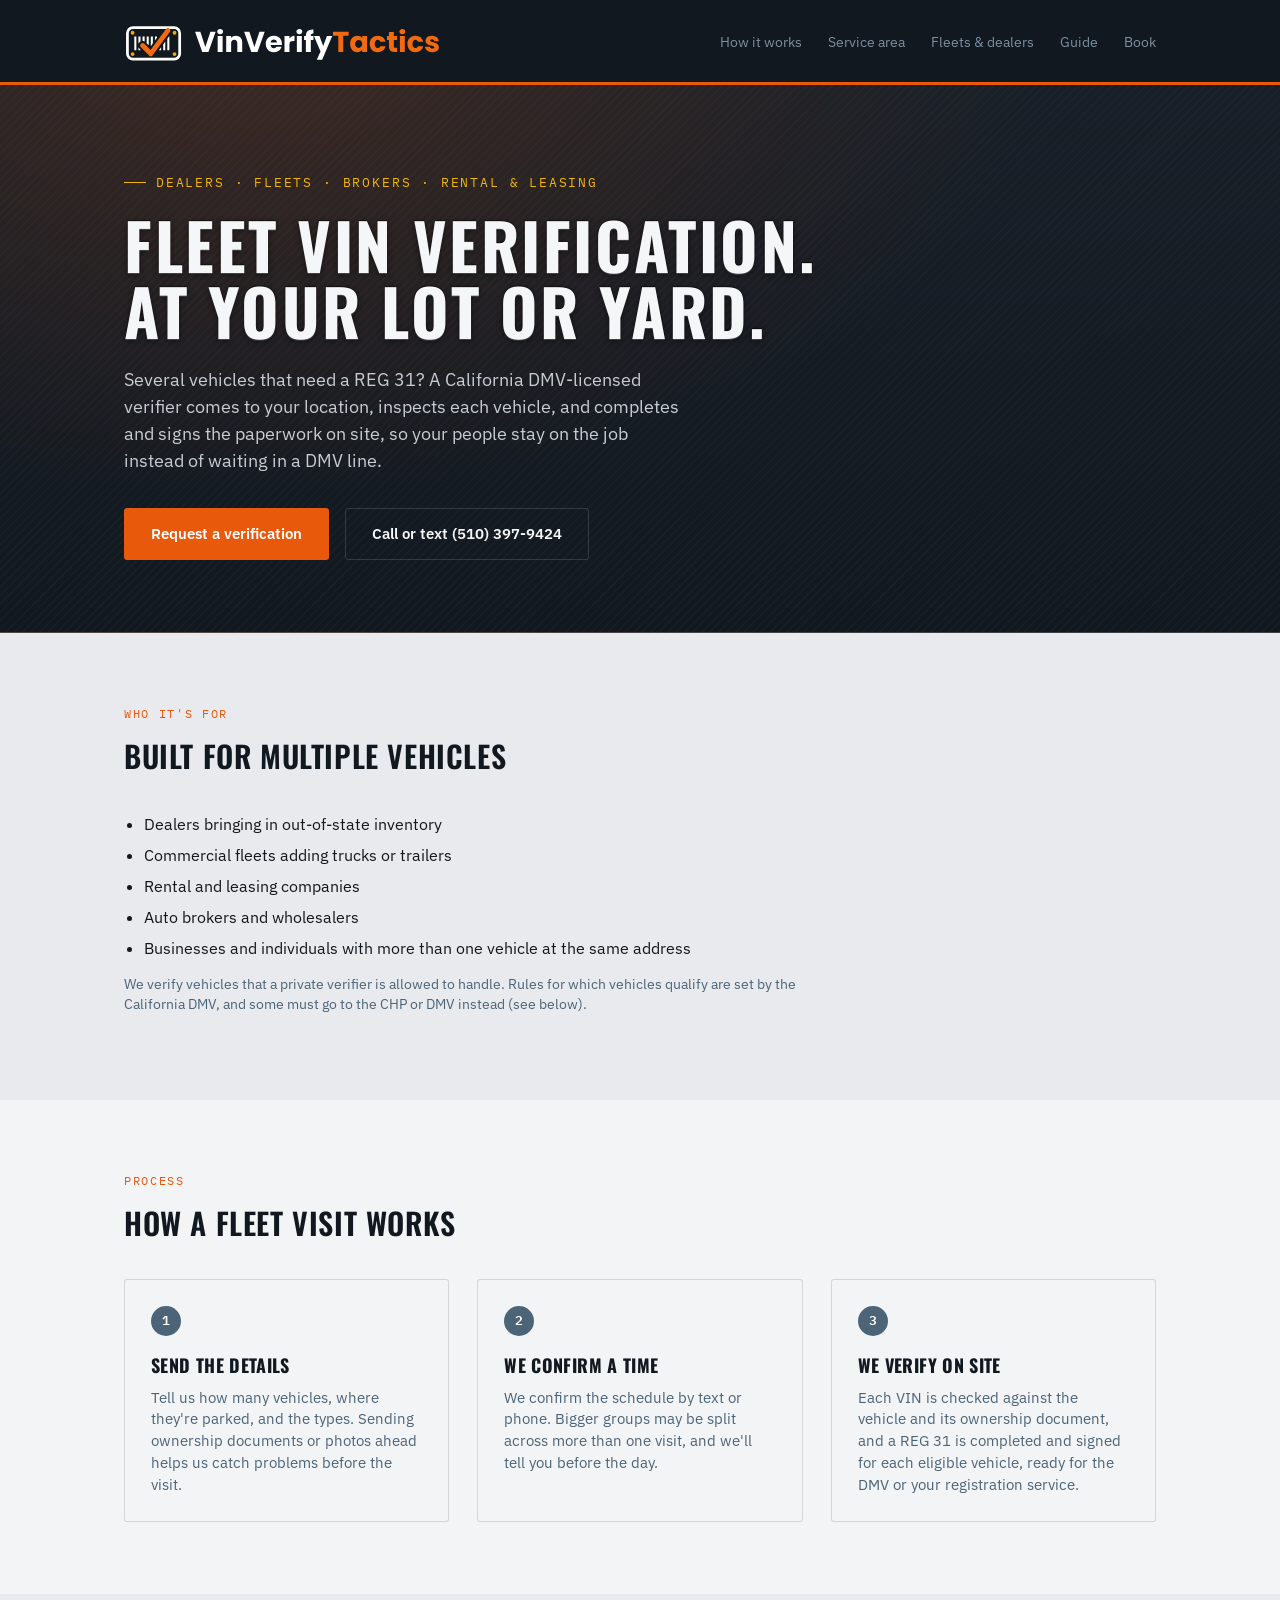
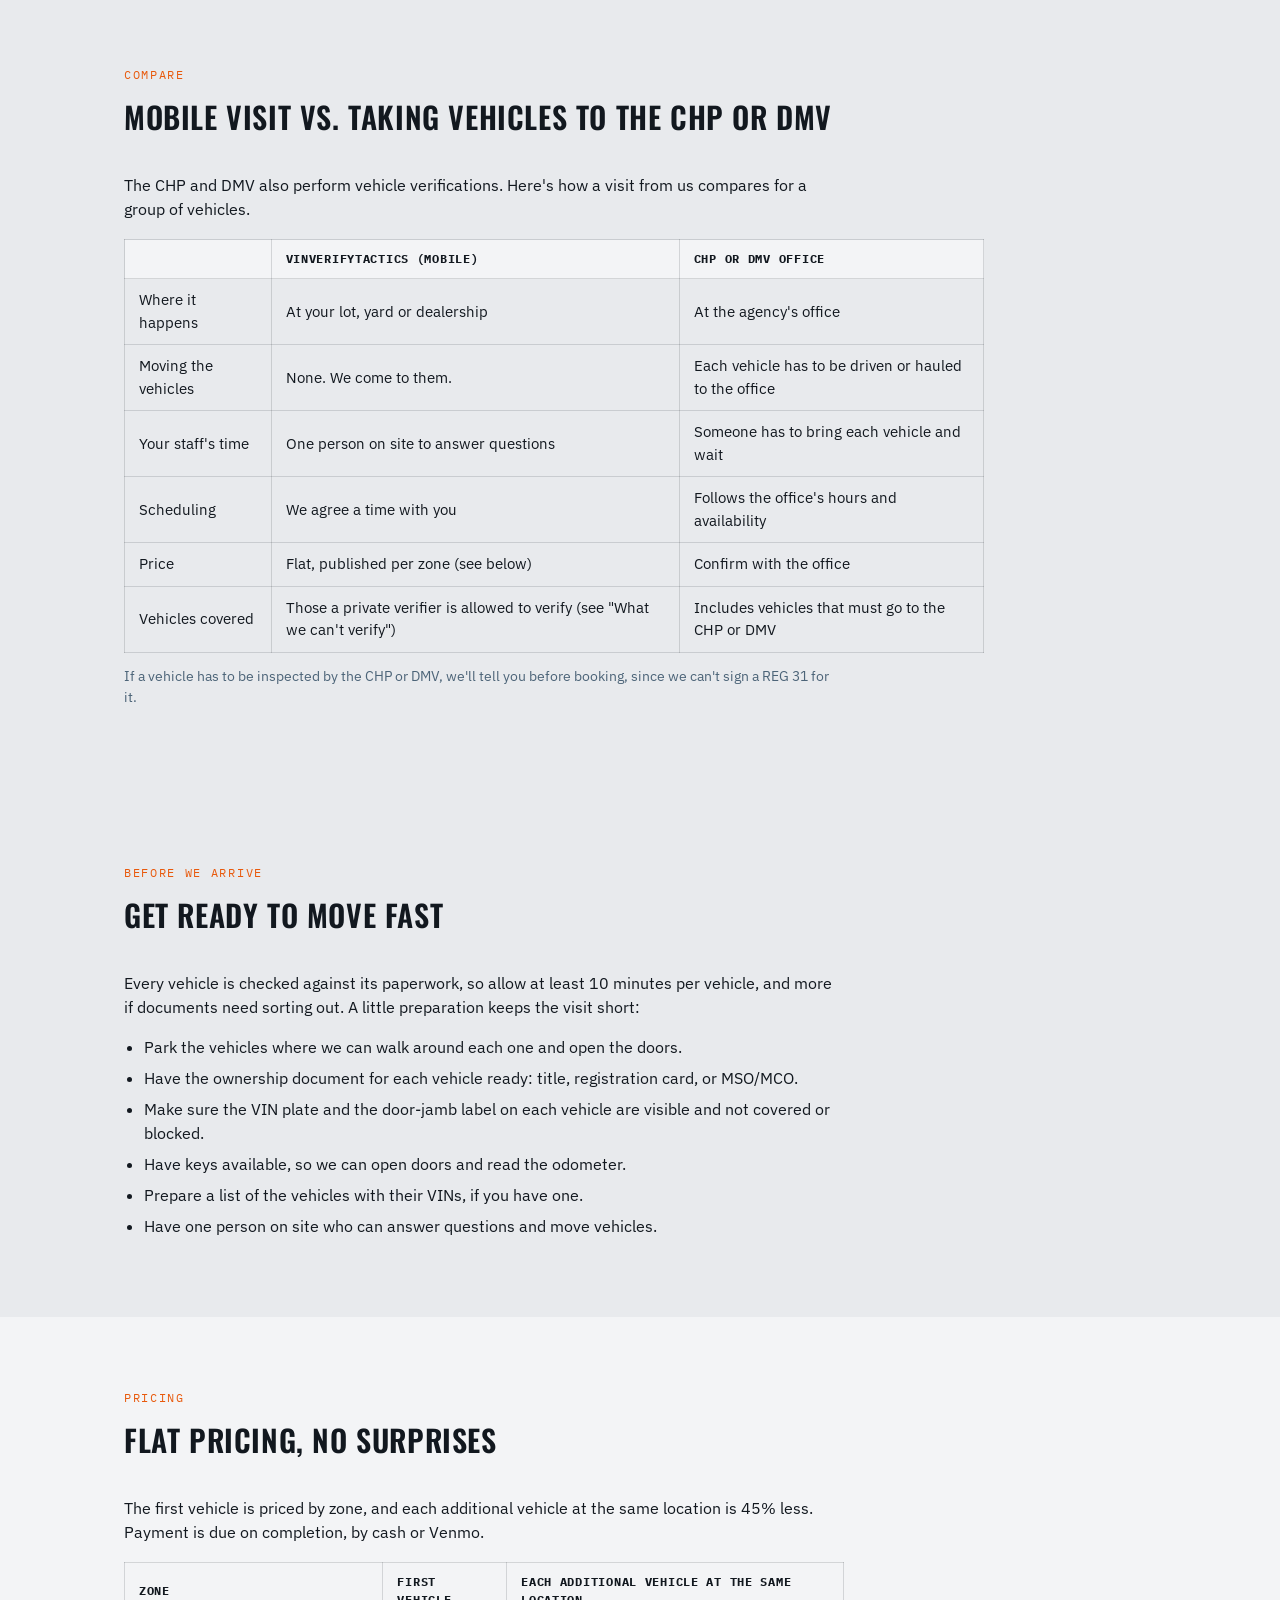
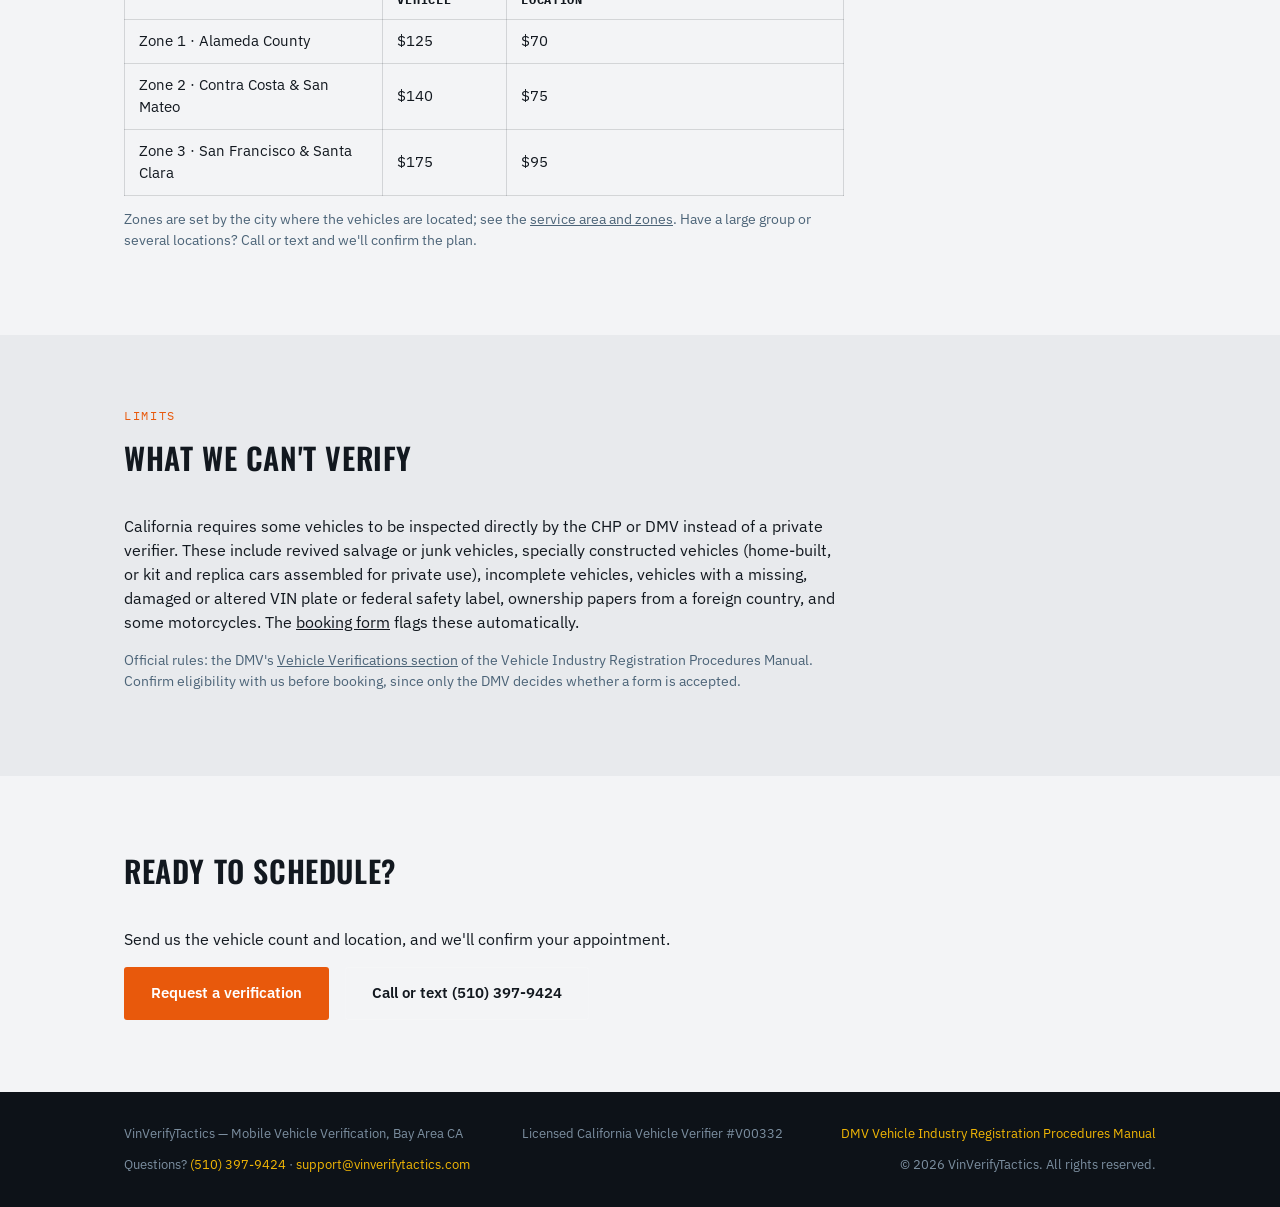
<file: fleet.html>
<!DOCTYPE html>
<html lang="en">
<head>
<meta charset="UTF-8">
<meta name="viewport" content="width=device-width, initial-scale=1.0">
<title>Fleet &amp; Dealer VIN Verification — VinVerifyTactics, Bay Area CA</title>
<meta name="description" content="Mobile REG 31 VIN verification for dealers, fleets, brokers and rental companies across the Bay Area. Flat pricing, with a reduced rate for each additional vehicle at the same location.">
<meta property="og:title" content="Fleet &amp; Dealer VIN Verification — VinVerifyTactics">
<meta property="og:description" content="We come to your lot or yard and complete the REG 31 on site. Flat pricing for multiple vehicles at one location.">
<meta property="og:type" content="website">
<meta property="og:url" content="https://vinverifytactics.com/fleet.html">
<meta name="twitter:card" content="summary">
<link rel="icon" type="image/svg+xml" href="favicon.svg">
<link rel="stylesheet" href="style.css">
<style>
.plain{background:var(--paper-raised)}
.prep{margin:14px 0 0;padding-left:20px;max-width:720px}
.prep li{margin:7px 0}
.ptable{border-collapse:collapse;margin:18px 0 6px;width:100%;max-width:720px;font-size:15px}
.ptable th,.ptable td{border:1px solid var(--line-light);padding:10px 14px;text-align:left}
.ptable th{background:var(--paper-raised);font-family:var(--font-mono);font-size:12px;letter-spacing:.06em;text-transform:uppercase}
.lead{max-width:720px}
@media(max-width:600px){.ptable th,.ptable td{padding:8px 8px;font-size:14px}.ptable th{font-size:10.5px}}
.note{font-size:13.5px;color:var(--steel);max-width:720px}
</style>
</head>
<body>

<header class="site-header">
  <div class="wrap">
    <a href="index.html" class="brand-logo" aria-label="VinVerifyTactics home"><img src="logo.svg" alt="VinVerifyTactics" height="46"></a>
    <nav>
      <a href="index.html#how">How it works</a>
      <a href="index.html#areas">Service area</a>
      <a href="fleet.html">Fleets &amp; dealers</a>
      <a href="guide.html">Guide</a>
      <a href="index.html#book">Book</a>
    </nav>
  </div>
</header>

<section class="hero">
  <div class="wrap">
    <div class="eyebrow">Dealers · Fleets · Brokers · Rental &amp; leasing</div>
    <h1 class="stamped">Fleet VIN verification.<br>At your lot or yard.</h1>
    <p class="lede">Several vehicles that need a REG 31? A California DMV-licensed verifier comes to your location, inspects each vehicle, and completes and signs the paperwork on site, so your people stay on the job instead of waiting in a DMV line.</p>
    <div>
      <a href="index.html#book" class="btn btn-primary">Request a verification</a>
      <a href="tel:+15103979424" class="btn btn-ghost" style="margin-left:12px;">Call or text (510) 397-9424</a>
    </div>
  </div>
</section>

<section>
  <div class="wrap">
    <div class="section-label">Who it's for</div>
    <h2>Built for multiple vehicles</h2>
    <ul class="prep">
      <li>Dealers bringing in out-of-state inventory</li>
      <li>Commercial fleets adding trucks or trailers</li>
      <li>Rental and leasing companies</li>
      <li>Auto brokers and wholesalers</li>
      <li>Businesses and individuals with more than one vehicle at the same address</li>
    </ul>
    <p class="note">We verify vehicles that a private verifier is allowed to handle. Rules for which vehicles qualify are set by the California DMV, and some must go to the CHP or DMV instead (see below).</p>
  </div>
</section>

<section id="how" class="plain">
  <div class="wrap">
    <div class="section-label">Process</div>
    <h2>How a fleet visit works</h2>
    <div class="steps">
      <div class="step">
        <div class="num">1</div>
        <h3>Send the details</h3>
        <p>Tell us how many vehicles, where they're parked, and the types. Sending ownership documents or photos ahead helps us catch problems before the visit.</p>
      </div>
      <div class="step">
        <div class="num">2</div>
        <h3>We confirm a time</h3>
        <p>We confirm the schedule by text or phone. Bigger groups may be split across more than one visit, and we'll tell you before the day.</p>
      </div>
      <div class="step">
        <div class="num">3</div>
        <h3>We verify on site</h3>
        <p>Each VIN is checked against the vehicle and its ownership document, and a REG 31 is completed and signed for each eligible vehicle, ready for the DMV or your registration service.</p>
      </div>
    </div>
  </div>
</section>

<section>
  <div class="wrap">
    <div class="section-label">Compare</div>
    <h2>Mobile visit vs. taking vehicles to the CHP or DMV</h2>
    <p class="lead">The CHP and DMV also perform vehicle verifications. Here's how a visit from us compares for a group of vehicles.</p>
    <table class="ptable" style="max-width:860px">
      <tr><th></th><th>VinVerifyTactics (mobile)</th><th>CHP or DMV office</th></tr>
      <tr><td>Where it happens</td><td>At your lot, yard or dealership</td><td>At the agency's office</td></tr>
      <tr><td>Moving the vehicles</td><td>None. We come to them.</td><td>Each vehicle has to be driven or hauled to the office</td></tr>
      <tr><td>Your staff's time</td><td>One person on site to answer questions</td><td>Someone has to bring each vehicle and wait</td></tr>
      <tr><td>Scheduling</td><td>We agree a time with you</td><td>Follows the office's hours and availability</td></tr>
      <tr><td>Price</td><td>Flat, published per zone (see below)</td><td>Confirm with the office</td></tr>
      <tr><td>Vehicles covered</td><td>Those a private verifier is allowed to verify (see "What we can't verify")</td><td>Includes vehicles that must go to the CHP or DMV</td></tr>
    </table>
    <p class="note">If a vehicle has to be inspected by the CHP or DMV, we'll tell you before booking, since we can't sign a REG 31 for it.</p>
  </div>
</section>

<section>
  <div class="wrap">
    <div class="section-label">Before we arrive</div>
    <h2>Get ready to move fast</h2>
    <p class="lead">Every vehicle is checked against its paperwork, so allow at least 10 minutes per vehicle, and more if documents need sorting out. A little preparation keeps the visit short:</p>
    <ul class="prep">
      <li>Park the vehicles where we can walk around each one and open the doors.</li>
      <li>Have the ownership document for each vehicle ready: title, registration card, or MSO/MCO.</li>
      <li>Make sure the VIN plate and the door-jamb label on each vehicle are visible and not covered or blocked.</li>
      <li>Have keys available, so we can open doors and read the odometer.</li>
      <li>Prepare a list of the vehicles with their VINs, if you have one.</li>
      <li>Have one person on site who can answer questions and move vehicles.</li>
    </ul>
  </div>
</section>

<section class="plain">
  <div class="wrap">
    <div class="section-label">Pricing</div>
    <h2>Flat pricing, no surprises</h2>
    <p class="lead">The first vehicle is priced by zone, and each additional vehicle at the same location is 45% less. Payment is due on completion, by cash or Venmo.</p>
    <table class="ptable">
      <tr><th>Zone</th><th>First vehicle</th><th>Each additional vehicle at the same location</th></tr>
      <tr><td>Zone 1 · Alameda County</td><td>$125</td><td>$70</td></tr>
      <tr><td>Zone 2 · Contra Costa &amp; San Mateo</td><td>$140</td><td>$75</td></tr>
      <tr><td>Zone 3 · San Francisco &amp; Santa Clara</td><td>$175</td><td>$95</td></tr>
    </table>
    <p class="note">Zones are set by the city where the vehicles are located; see the <a href="index.html#areas">service area and zones</a>. Have a large group or several locations? Call or text and we'll confirm the plan.</p>
  </div>
</section>

<section>
  <div class="wrap">
    <div class="section-label">Limits</div>
    <h2>What we can't verify</h2>
    <p class="lead">California requires some vehicles to be inspected directly by the CHP or DMV instead of a private verifier. These include revived salvage or junk vehicles, specially constructed vehicles (home-built, or kit and replica cars assembled for private use), incomplete vehicles, vehicles with a missing, damaged or altered VIN plate or federal safety label, ownership papers from a foreign country, and some motorcycles. The <a href="index.html#book">booking form</a> flags these automatically.</p>
    <p class="note">Official rules: the DMV's <a href="https://www.dmv.ca.gov/portal/handbook/vehicle-industry-registration-procedures-manual-2/general-registration-information/vehicle-verifications/" target="_blank" rel="noopener">Vehicle Verifications section</a> of the Vehicle Industry Registration Procedures Manual. Confirm eligibility with us before booking, since only the DMV decides whether a form is accepted.</p>
  </div>
</section>

<section class="plain">
  <div class="wrap">
    <h2>Ready to schedule?</h2>
    <p class="lead">Send us the vehicle count and location, and we'll confirm your appointment.</p>
    <a href="index.html#book" class="btn btn-primary">Request a verification</a>
    <a href="tel:+15103979424" class="btn" style="margin-left:12px;border-color:var(--line-dark);">Call or text (510) 397-9424</a>
  </div>
</section>

<footer>
  <div class="wrap">
    <div>VinVerifyTactics — Mobile Vehicle Verification, Bay Area CA</div>
    <div>Licensed California Vehicle Verifier #V00332</div>
    <div><a href="https://www.dmv.ca.gov/portal/handbook/vehicle-industry-registration-procedures-manual-2/" target="_blank" rel="noopener">DMV Vehicle Industry Registration Procedures Manual</a></div>
    <div>Questions? <a href="tel:+15103979424">(510) 397-9424</a> · <a href="mailto:support@vinverifytactics.com">support@vinverifytactics.com</a></div>
    <div>© 2026 VinVerifyTactics. All rights reserved.</div>
  </div>
</footer>

</body>
</html>
</file>
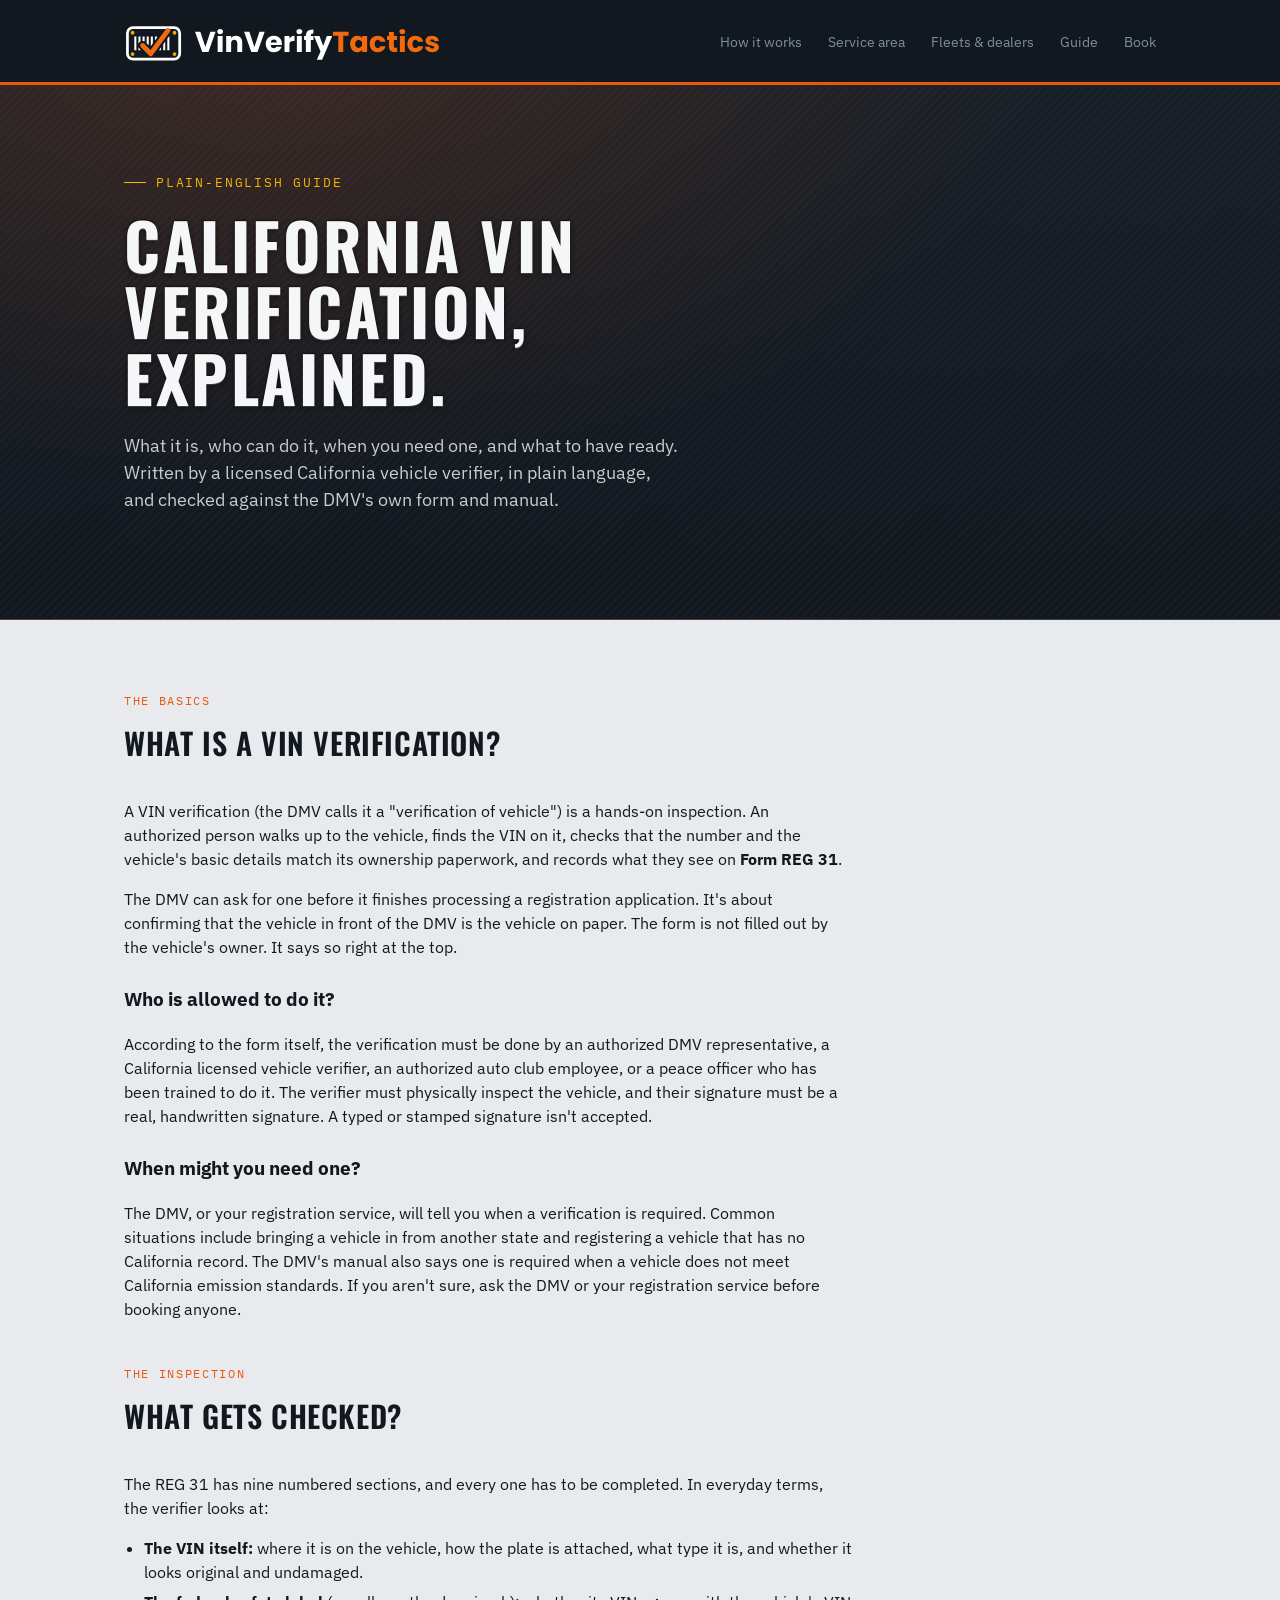
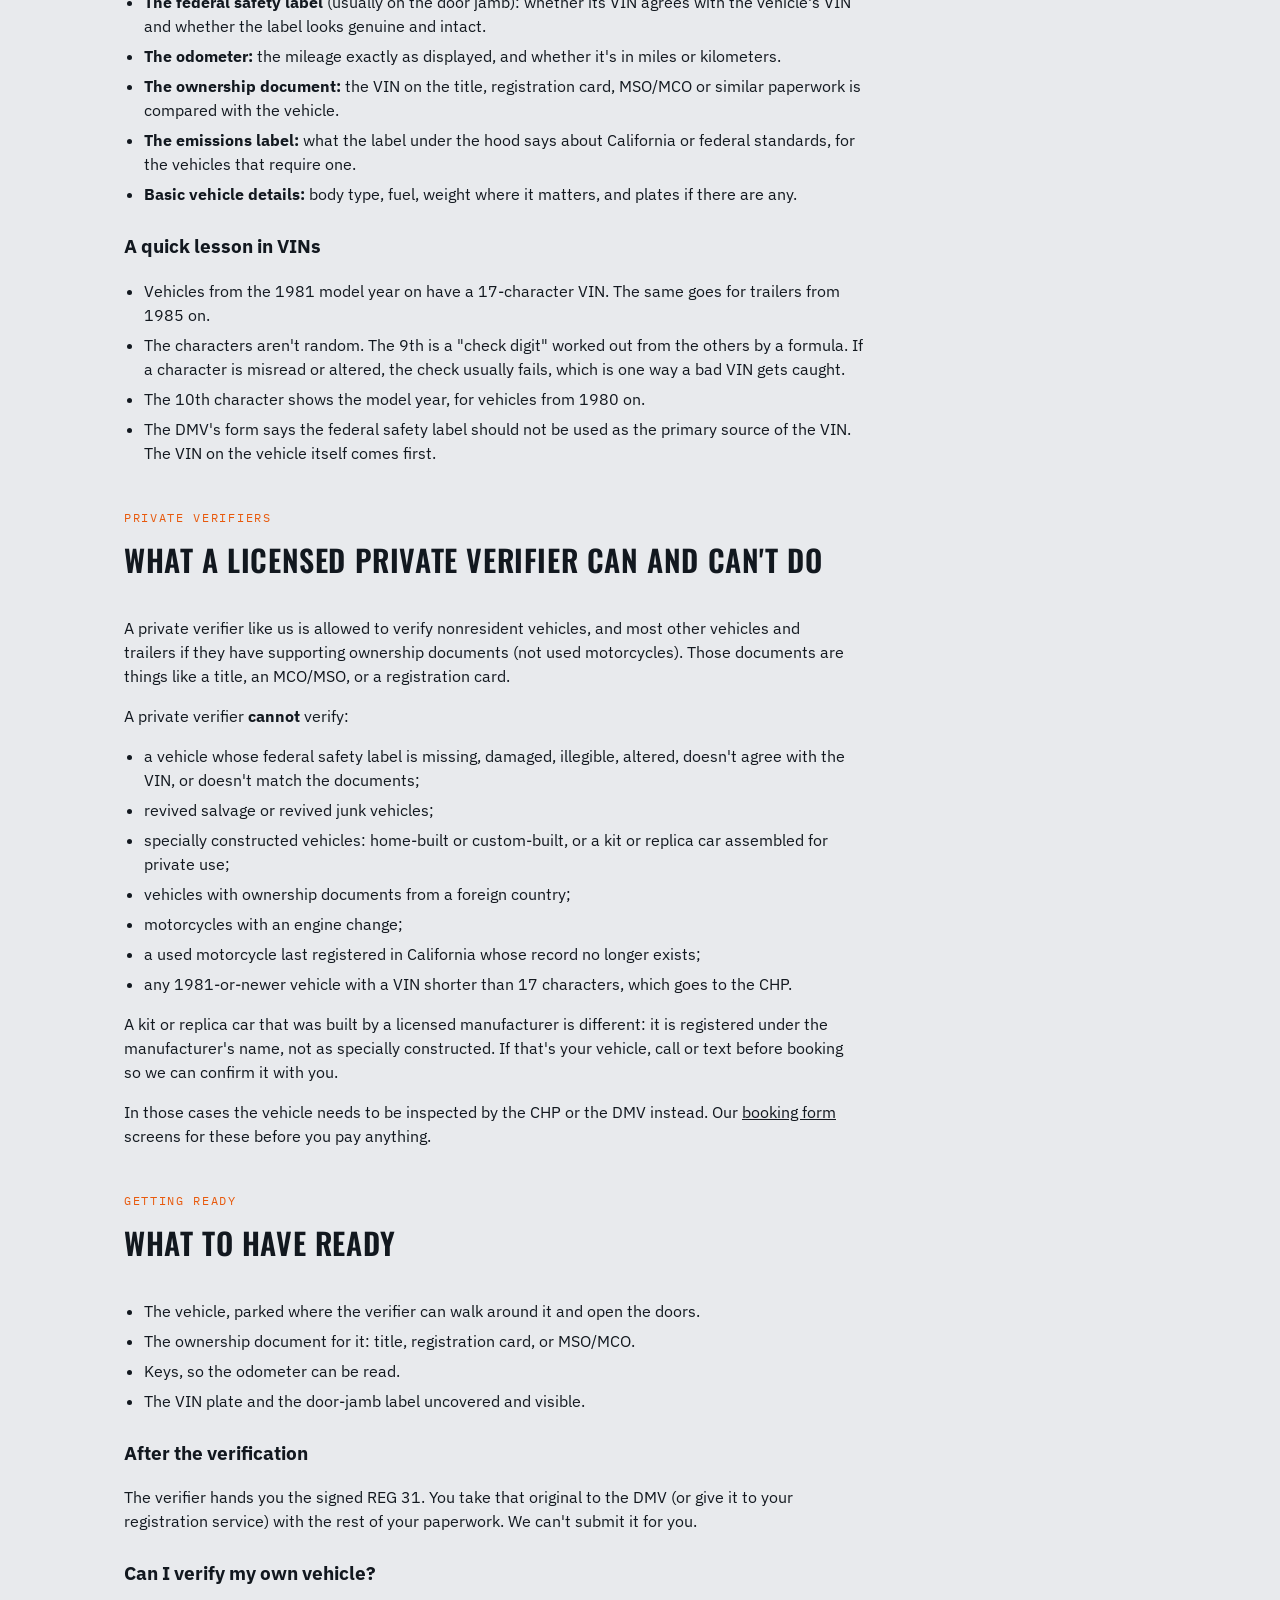
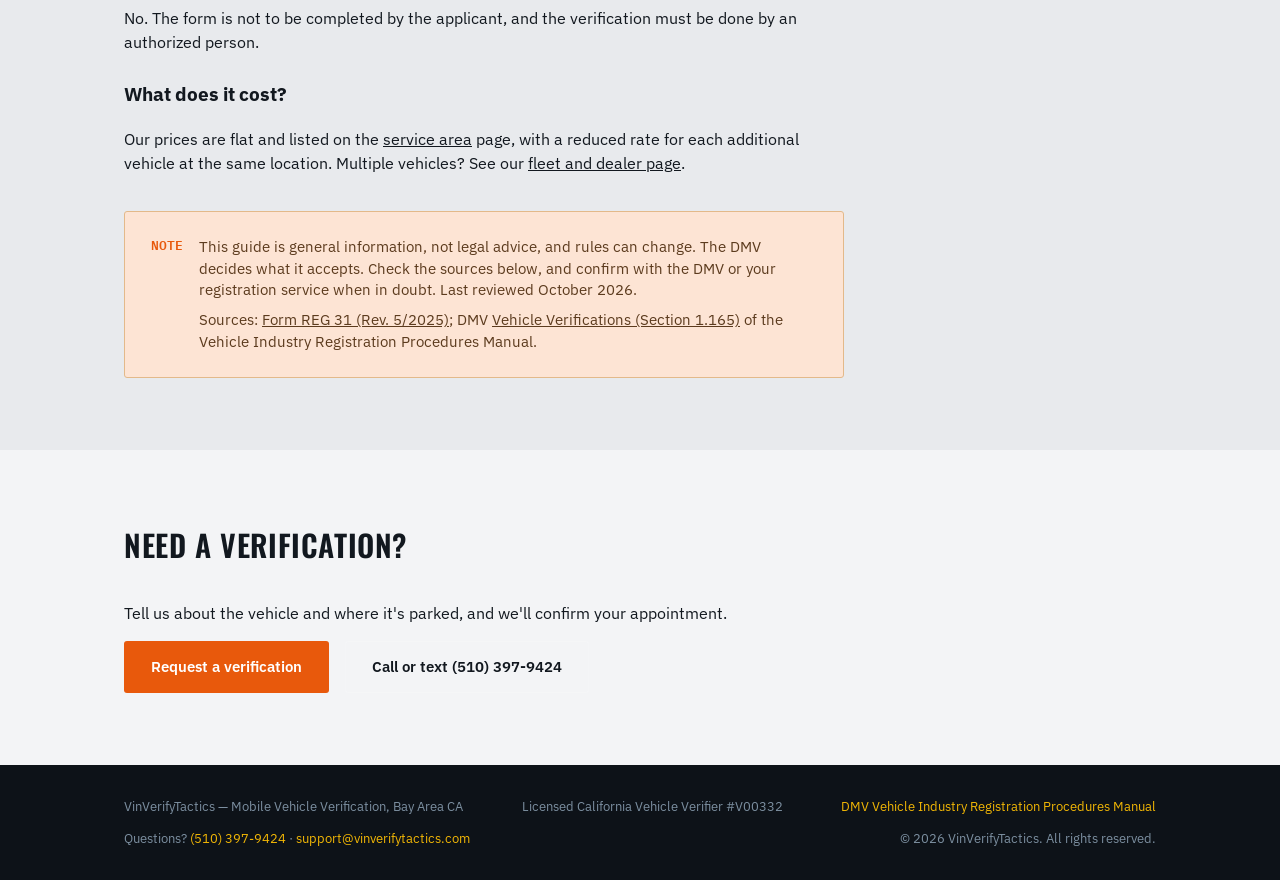
<file: guide.html>
<!DOCTYPE html>
<html lang="en">
<head>
<meta charset="UTF-8">
<meta name="viewport" content="width=device-width, initial-scale=1.0">
<title>California VIN Verification Guide — VinVerifyTactics</title>
<meta name="description" content="A plain-English guide to California VIN verification: what it is, who can do it, when you need one, what gets checked, and what a private verifier cannot do.">
<meta property="og:title" content="California VIN Verification Guide — VinVerifyTactics">
<meta property="og:description" content="What a REG 31 vehicle verification is, who can do it, and what to have ready.">
<meta property="og:type" content="website">
<meta property="og:url" content="https://vinverifytactics.com/guide.html">
<meta name="twitter:card" content="summary">
<link rel="icon" type="image/svg+xml" href="favicon.svg">
<link rel="stylesheet" href="style.css">
<style>
.plain{background:var(--paper-raised)}
.prep{margin:14px 0 0;padding-left:20px;max-width:720px}
.prep li{margin:7px 0}
.ptable{border-collapse:collapse;margin:18px 0 6px;width:100%;max-width:720px;font-size:15px}
.ptable th,.ptable td{border:1px solid var(--line-light);padding:10px 14px;text-align:left}
.ptable th{background:var(--paper-raised);font-family:var(--font-mono);font-size:12px;letter-spacing:.06em;text-transform:uppercase}
.lead{max-width:720px}
.guide h3{margin-top:26px}
.guide p,.guide li{max-width:720px}
.guide ul{padding-left:20px}
.guide li{margin:6px 0}
.note{font-size:13.5px;color:var(--steel);max-width:720px}
</style>
</head>
<body>

<header class="site-header">
  <div class="wrap">
    <a href="index.html" class="brand-logo" aria-label="VinVerifyTactics home"><img src="logo.svg" alt="VinVerifyTactics" height="46"></a>
    <nav>
      <a href="index.html#how">How it works</a>
      <a href="index.html#areas">Service area</a>
      <a href="fleet.html">Fleets &amp; dealers</a>
      <a href="guide.html">Guide</a>
      <a href="index.html#book">Book</a>
    </nav>
  </div>
</header>

<section class="hero">
  <div class="wrap">
    <div class="eyebrow">Plain-English guide</div>
    <h1 class="stamped">California VIN verification,<br>explained.</h1>
    <p class="lede">What it is, who can do it, when you need one, and what to have ready. Written by a licensed California vehicle verifier, in plain language, and checked against the DMV's own form and manual.</p>
  </div>
</section>

<section class="guide">
  <div class="wrap">

    <div class="section-label">The basics</div>
    <h2>What is a VIN verification?</h2>
    <p>A VIN verification (the DMV calls it a "verification of vehicle") is a hands-on inspection. An authorized person walks up to the vehicle, finds the VIN on it, checks that the number and the vehicle's basic details match its ownership paperwork, and records what they see on <strong>Form REG 31</strong>.</p>
    <p>The DMV can ask for one before it finishes processing a registration application. It's about confirming that the vehicle in front of the DMV is the vehicle on paper. The form is not filled out by the vehicle's owner. It says so right at the top.</p>

    <h3>Who is allowed to do it?</h3>
    <p>According to the form itself, the verification must be done by an authorized DMV representative, a California licensed vehicle verifier, an authorized auto club employee, or a peace officer who has been trained to do it. The verifier must physically inspect the vehicle, and their signature must be a real, handwritten signature. A typed or stamped signature isn't accepted.</p>

    <h3>When might you need one?</h3>
    <p>The DMV, or your registration service, will tell you when a verification is required. Common situations include bringing a vehicle in from another state and registering a vehicle that has no California record. The DMV's manual also says one is required when a vehicle does not meet California emission standards. If you aren't sure, ask the DMV or your registration service before booking anyone.</p>

    <div class="section-label" style="margin-top:44px">The inspection</div>
    <h2>What gets checked?</h2>
    <p>The REG 31 has nine numbered sections, and every one has to be completed. In everyday terms, the verifier looks at:</p>
    <ul>
      <li><strong>The VIN itself:</strong> where it is on the vehicle, how the plate is attached, what type it is, and whether it looks original and undamaged.</li>
      <li><strong>The federal safety label</strong> (usually on the door jamb): whether its VIN agrees with the vehicle's VIN and whether the label looks genuine and intact.</li>
      <li><strong>The odometer:</strong> the mileage exactly as displayed, and whether it's in miles or kilometers.</li>
      <li><strong>The ownership document:</strong> the VIN on the title, registration card, MSO/MCO or similar paperwork is compared with the vehicle.</li>
      <li><strong>The emissions label:</strong> what the label under the hood says about California or federal standards, for the vehicles that require one.</li>
      <li><strong>Basic vehicle details:</strong> body type, fuel, weight where it matters, and plates if there are any.</li>
    </ul>

    <h3>A quick lesson in VINs</h3>
    <ul>
      <li>Vehicles from the 1981 model year on have a 17-character VIN. The same goes for trailers from 1985 on.</li>
      <li>The characters aren't random. The 9th is a "check digit" worked out from the others by a formula. If a character is misread or altered, the check usually fails, which is one way a bad VIN gets caught.</li>
      <li>The 10th character shows the model year, for vehicles from 1980 on.</li>
      <li>The DMV's form says the federal safety label should not be used as the primary source of the VIN. The VIN on the vehicle itself comes first.</li>
    </ul>

    <div class="section-label" style="margin-top:44px">Private verifiers</div>
    <h2>What a licensed private verifier can and can't do</h2>
    <p>A private verifier like us is allowed to verify nonresident vehicles, and most other vehicles and trailers if they have supporting ownership documents (not used motorcycles). Those documents are things like a title, an MCO/MSO, or a registration card.</p>
    <p>A private verifier <strong>cannot</strong> verify:</p>
    <ul>
      <li>a vehicle whose federal safety label is missing, damaged, illegible, altered, doesn't agree with the VIN, or doesn't match the documents;</li>
      <li>revived salvage or revived junk vehicles;</li>
      <li>specially constructed vehicles: home-built or custom-built, or a kit or replica car assembled for private use;</li>
      <li>vehicles with ownership documents from a foreign country;</li>
      <li>motorcycles with an engine change;</li>
      <li>a used motorcycle last registered in California whose record no longer exists;</li>
      <li>any 1981-or-newer vehicle with a VIN shorter than 17 characters, which goes to the CHP.</li>
    </ul>
    <p>A kit or replica car that was built by a licensed manufacturer is different: it is registered under the manufacturer's name, not as specially constructed. If that's your vehicle, call or text before booking so we can confirm it with you.</p>
    <p>In those cases the vehicle needs to be inspected by the CHP or the DMV instead. Our <a href="index.html#book">booking form</a> screens for these before you pay anything.</p>

    <div class="section-label" style="margin-top:44px">Getting ready</div>
    <h2>What to have ready</h2>
    <ul>
      <li>The vehicle, parked where the verifier can walk around it and open the doors.</li>
      <li>The ownership document for it: title, registration card, or MSO/MCO.</li>
      <li>Keys, so the odometer can be read.</li>
      <li>The VIN plate and the door-jamb label uncovered and visible.</li>
    </ul>

    <h3>After the verification</h3>
    <p>The verifier hands you the signed REG 31. You take that original to the DMV (or give it to your registration service) with the rest of your paperwork. We can't submit it for you.</p>

    <h3>Can I verify my own vehicle?</h3>
    <p>No. The form is not to be completed by the applicant, and the verification must be done by an authorized person.</p>

    <h3>What does it cost?</h3>
    <p>Our prices are flat and listed on the <a href="index.html#areas">service area</a> page, with a reduced rate for each additional vehicle at the same location. Multiple vehicles? See our <a href="fleet.html">fleet and dealer page</a>.</p>

    <div class="callout" style="margin-top:36px;max-width:720px">
      <div class="mark">NOTE</div>
      <div>
        <p>This guide is general information, not legal advice, and rules can change. The DMV decides what it accepts. Check the sources below, and confirm with the DMV or your registration service when in doubt. Last reviewed October 2026.</p>
        <p>Sources: <a href="https://www.dmv.ca.gov/portal/uploads/2025/06/REG-31-R5-2025-ASB-WWW.pdf" target="_blank" rel="noopener">Form REG 31 (Rev. 5/2025)</a>; DMV <a href="https://www.dmv.ca.gov/portal/handbook/vehicle-industry-registration-procedures-manual-2/general-registration-information/vehicle-verifications/" target="_blank" rel="noopener">Vehicle Verifications (Section 1.165)</a> of the Vehicle Industry Registration Procedures Manual.</p>
      </div>
    </div>
  </div>
</section>

<section class="plain">
  <div class="wrap">
    <h2>Need a verification?</h2>
    <p class="lead">Tell us about the vehicle and where it's parked, and we'll confirm your appointment.</p>
    <a href="index.html#book" class="btn btn-primary">Request a verification</a>
    <a href="tel:+15103979424" class="btn" style="margin-left:12px;border-color:var(--line-dark);">Call or text (510) 397-9424</a>
  </div>
</section>

<footer>
  <div class="wrap">
    <div>VinVerifyTactics — Mobile Vehicle Verification, Bay Area CA</div>
    <div>Licensed California Vehicle Verifier #V00332</div>
    <div><a href="https://www.dmv.ca.gov/portal/handbook/vehicle-industry-registration-procedures-manual-2/" target="_blank" rel="noopener">DMV Vehicle Industry Registration Procedures Manual</a></div>
    <div>Questions? <a href="tel:+15103979424">(510) 397-9424</a> · <a href="mailto:support@vinverifytactics.com">support@vinverifytactics.com</a></div>
    <div>© 2026 VinVerifyTactics. All rights reserved.</div>
  </div>
</footer>

</body>
</html>
</file>
<file: style.css>
@import url('https://fonts.googleapis.com/css2?family=Oswald:wght@500;600;700&family=IBM+Plex+Sans:wght@400;500;600&family=IBM+Plex+Mono:wght@500;600&display=swap');

:root{
  --bg: #12181F;
  --bg-raised: #1B232C;
  --paper: #E8EAED;
  --paper-raised: #F3F4F6;
  --ink: #12181F;
  --steel: #4C6478;
  --steel-soft: #7C8FA0;
  --accent: #E8590C;
  --accent-soft: #FDE4D4;
  --tag: #F2B705;
  --line-dark: rgba(255,255,255,0.14);
  --line-light: rgba(18,24,31,0.14);
  --font-display: 'Oswald', sans-serif;
  --font-body: 'IBM Plex Sans', sans-serif;
  --font-mono: 'IBM Plex Mono', monospace;
  --radius: 3px;
}

*{box-sizing:border-box;}
html{scroll-behavior:smooth;}
body{
  margin:0;
  font-family:var(--font-body);
  color:var(--ink);
  background:var(--paper);
  line-height:1.5;
}
img{max-width:100%;display:block;}
a{color:inherit;}

.wrap{max-width:1080px;margin:0 auto;padding:0 24px;}

/* ---------- Stamped headline treatment ---------- */
.stamped{
  font-family:var(--font-display);
  font-weight:700;
  text-transform:uppercase;
  letter-spacing:0.04em;
  color:#F5F6F7;
  text-shadow:
    0 1px 0 rgba(255,255,255,0.18),
    0 -1px 1px rgba(0,0,0,0.55),
    0 2px 6px rgba(0,0,0,0.45);
}
.stamped.dark{
  color:var(--ink);
  text-shadow:
    0 1px 0 rgba(255,255,255,0.55),
    0 -1px 1px rgba(18,24,31,0.15);
}

/* ---------- Header ---------- */
.site-header{
  background:var(--bg);
  border-bottom:3px solid var(--accent);
  padding:18px 0;
}
.site-header .wrap{display:flex;align-items:center;justify-content:space-between;}
.brand{
  font-family:var(--font-mono);
  font-weight:600;
  color:#F5F6F7;
  font-size:15px;
  letter-spacing:0.08em;
  display:flex;
  align-items:center;
  gap:10px;
}
.brand .plate{
  border:1.5px solid var(--tag);
  color:var(--tag);
  padding:2px 7px;
  border-radius:2px;
  font-size:11px;
  letter-spacing:0.12em;
}
.site-header nav a{
  font-family:var(--font-body);
  font-size:14px;
  color:var(--steel-soft);
  text-decoration:none;
  margin-left:22px;
}
.site-header nav a:hover{color:#F5F6F7;}

/* ---------- Hero ---------- */
.hero{
  background:
    radial-gradient(ellipse at 20% -10%, rgba(232,89,12,0.18), transparent 55%),
    repeating-linear-gradient(135deg, rgba(255,255,255,0.02) 0px, rgba(255,255,255,0.02) 2px, transparent 2px, transparent 6px),
    linear-gradient(180deg, #171F28 0%, #12181F 100%);
  color:#F5F6F7;
  padding:88px 0 72px;
  position:relative;
  border-bottom:1px solid var(--line-dark);
}
.hero .eyebrow{
  font-family:var(--font-mono);
  font-size:13px;
  letter-spacing:0.14em;
  color:var(--tag);
  text-transform:uppercase;
  margin-bottom:18px;
  display:flex;
  align-items:center;
  gap:10px;
}
.hero .eyebrow::before{content:"";width:22px;height:1px;background:var(--tag);display:inline-block;}
.hero h1{
  font-size:clamp(38px, 6vw, 64px);
  line-height:1.04;
  margin:0 0 22px;
  max-width:820px;
}
.hero p.lede{
  font-family:var(--font-body);
  font-size:18px;
  color:#C7CDD3;
  max-width:560px;
  margin:0 0 34px;
}
.vin-sample{
  display:inline-flex;
  gap:2px;
  font-family:var(--font-mono);
  font-weight:600;
  font-size:15px;
  letter-spacing:0.14em;
  padding:14px 18px;
  background:#0D1218;
  border:1px solid var(--line-dark);
  border-radius:var(--radius);
  margin-bottom:38px;
  color:var(--steel-soft);
}
.vin-sample .verified{color:var(--tag);}

.btn{
  display:inline-flex;
  align-items:center;
  gap:10px;
  font-family:var(--font-body);
  font-weight:600;
  font-size:15px;
  padding:14px 26px;
  border-radius:var(--radius);
  text-decoration:none;
  border:1px solid transparent;
  cursor:pointer;
}
.btn-primary{background:var(--accent);color:#fff;}
.btn-primary:hover{background:#D14F09;}
.btn-ghost{background:transparent;border-color:var(--line-dark);color:#F5F6F7;}
.btn-ghost:hover{border-color:var(--steel-soft);}

/* ---------- Sections ---------- */
section{padding:72px 0;}
.section-label{
  font-family:var(--font-mono);
  font-size:12px;
  letter-spacing:0.14em;
  text-transform:uppercase;
  color:var(--accent);
  margin-bottom:10px;
}
h2{
  font-family:var(--font-display);
  font-weight:600;
  text-transform:uppercase;
  letter-spacing:0.02em;
  font-size:30px;
  margin:0 0 34px;
}

/* Steps */
.steps{display:grid;grid-template-columns:repeat(3,1fr);gap:28px;}
.step{
  background:var(--paper-raised);
  border:1px solid var(--line-light);
  border-radius:var(--radius);
  padding:26px;
}
.step .num{
  font-family:var(--font-mono);
  font-weight:600;
  font-size:13px;
  color:#fff;
  background:var(--steel);
  width:30px;height:30px;
  border-radius:50%;
  display:flex;align-items:center;justify-content:center;
  margin-bottom:16px;
}
.step h3{font-family:var(--font-display);font-size:18px;text-transform:uppercase;margin:0 0 8px;letter-spacing:0.02em;}
.step p{margin:0;color:var(--steel);font-size:14.5px;}

/* Zones */
.zones{display:grid;grid-template-columns:repeat(3,1fr);gap:0;border:1px solid var(--line-light);border-radius:var(--radius);overflow:hidden;}
.zone{padding:24px;border-right:1px solid var(--line-light);background:var(--paper-raised);}
.zone:last-child{border-right:none;}
.zone .zone-tag{
  font-family:var(--font-mono);
  font-size:11px;
  letter-spacing:0.1em;
  text-transform:uppercase;
  color:#fff;
  background:var(--steel);
  display:inline-block;
  padding:3px 8px;
  border-radius:2px;
  margin-bottom:12px;
}
.zone h3{font-family:var(--font-display);font-size:17px;text-transform:uppercase;margin:0 0 6px;}
.zone p{margin:0;color:var(--steel);font-size:14px;}

/* Eligibility callout */
.callout{
  border:1px solid #E3B98A;
  background:var(--accent-soft);
  border-radius:var(--radius);
  padding:24px 26px;
  display:flex;
  gap:16px;
}
.callout .mark{
  font-family:var(--font-mono);
  font-weight:600;
  color:var(--accent);
  font-size:13px;
  flex-shrink:0;
}
.callout p{margin:0 0 8px;font-size:14.5px;color:#5C3B1E;}
.callout p:last-child{margin-bottom:0;}
.callout ul{margin:8px 0;padding-left:18px;color:#5C3B1E;font-size:14.5px;}

/* Payment note */
.payment-note{
  display:inline-flex;
  align-items:center;
  gap:8px;
  font-family:var(--font-mono);
  font-size:14px;
  font-weight:600;
  color:var(--tag);
  background:rgba(242,183,5,0.1);
  border:1px solid rgba(242,183,5,0.35);
  border-radius:var(--radius);
  padding:10px 16px;
  margin:-16px 0 28px;
}

/* Form */
.booking{background:var(--bg);color:#F5F6F7;}
.booking h2{color:#F5F6F7;}
.form-grid{
  display:grid;
  grid-template-columns:1fr 1fr;
  gap:18px;
  max-width:720px;
}
.form-grid .full{grid-column:1 / -1;}
label{
  display:block;
  font-family:var(--font-mono);
  font-size:12px;
  letter-spacing:0.06em;
  text-transform:uppercase;
  color:var(--steel-soft);
  margin-bottom:7px;
}
input[type=text], input[type=email], input[type=tel], input[type=date], select, textarea{
  width:100%;
  background:#0D1218;
  border:1px solid var(--line-dark);
  border-radius:var(--radius);
  padding:12px 13px;
  color:#F5F6F7;
  font-family:var(--font-body);
  font-size:14.5px;
}
input:focus, select:focus, textarea:focus{outline:2px solid var(--tag);outline-offset:1px;}
fieldset{border:1px solid var(--line-dark);border-radius:var(--radius);padding:16px 18px;margin:0;}
fieldset legend{
  font-family:var(--font-mono);
  font-size:12px;
  letter-spacing:0.06em;
  text-transform:uppercase;
  color:var(--tag);
  padding:0 6px;
}
.check-row{display:flex;align-items:flex-start;gap:9px;font-size:14px;color:#C7CDD3;margin-bottom:8px;}
.check-row:last-child{margin-bottom:0;}
.check-row input{width:auto;margin-top:3px;}

#blocked-msg{
  display:none;
  background:#3A1E12;
  border:1px solid var(--accent);
  border-radius:var(--radius);
  padding:18px 20px;
  color:#FBD9BE;
  font-size:14.5px;
  max-width:640px;
}
#blocked-msg a{color:var(--tag);}

#form-success{
  display:none;
  background:#12271C;
  border:1px solid #2E7D4F;
  border-radius:var(--radius);
  padding:18px 20px;
  color:#B9E8CC;
  font-size:14.5px;
  max-width:640px;
}

/* Footer */
footer{background:#0D1218;color:var(--steel-soft);padding:32px 0;font-size:13px;}
footer .wrap{display:flex;justify-content:space-between;align-items:center;flex-wrap:wrap;gap:12px;}
footer a{color:var(--tag);text-decoration:none;}

@media (max-width: 760px){
  .steps, .form-grid{grid-template-columns:1fr;}
  .zones{grid-template-columns:1fr;}
  .zone{border-right:none;border-bottom:1px solid var(--line-light);}
  .zone:last-child{border-bottom:none;}
  .site-header nav{display:none;}
}

/* Reduced motion */
@media (prefers-reduced-motion: reduce){
  html{scroll-behavior:auto;}
}

/* Logo in header and hero */
.brand-logo{display:inline-flex;align-items:center;line-height:0;}
.brand-logo img{height:46px;width:auto;display:block;}
.hero .wrap{position:relative;}
.hero-mark{position:absolute;right:24px;top:50%;transform:translateY(-50%);width:320px;height:auto;opacity:.95;}
@media (max-width: 900px){.hero-mark{display:none;}}

.hero-btns{display:flex;flex-wrap:wrap;gap:12px}
@media (max-width:520px){.hero-btns .btn{flex:1 1 100%;justify-content:center}}
.check-row{text-transform:none;letter-spacing:0;font-family:var(--font-body);font-size:15px;line-height:1.4}
</file>
<file: reg31/style.css>
:root{--navy:#0B1F4B;--orange:#F26A0F;--bg:#EEF1F7;--card:#fff;--line:#C9D1E0;--ink:#0B1F4B;--red:#B3261E;--green:#1E7B3A;--amber:#8A5A00}
*{box-sizing:border-box}
body{margin:0;background:var(--bg);color:var(--ink);font:16px/1.4 -apple-system,BlinkMacSystemFont,"Segoe UI",Roboto,Helvetica,Arial,sans-serif;-webkit-text-size-adjust:100%}
.hidden{display:none!important}
.top{position:sticky;top:0;z-index:5;background:var(--navy);color:#fff;border-bottom:4px solid var(--orange);padding-top:env(safe-area-inset-top)}
.top-in{max-width:760px;margin:0 auto;padding:10px 14px;display:flex;justify-content:space-between;align-items:center;gap:8px}
.brand{font-weight:700;font-size:18px}
.brand small{display:block;font-weight:500;font-size:11px;color:#B8C4E0}
.top-btns{display:flex;gap:6px}
main{max-width:760px;margin:0 auto;padding:12px 12px 80px}
.card{background:var(--card);border:1px solid var(--line);border-radius:12px;padding:14px;margin-bottom:12px}
h2{margin:0 0 8px;font-size:17px}
h3{margin:14px 0 6px;font-size:15px}
.tag{font-size:11px;font-weight:600;background:#FFF1E4;color:#8A3B00;border-radius:999px;padding:2px 8px;margin-left:6px;vertical-align:middle}
.note{font-size:13px;color:#4A5A7A;margin:4px 0 10px}
.grid{display:grid;grid-template-columns:1fr 1fr;gap:10px}
.grid .full,label.full{grid-column:1/-1}
label{display:block;font-size:12px;font-weight:600;color:#33456B}
label.full{margin-top:8px}
input,select,textarea{display:block;width:100%;margin-top:3px;padding:11px 10px;font:inherit;font-size:16px;color:var(--ink);background:#fff;border:1.5px solid var(--line);border-radius:8px}
input:focus,select:focus,textarea:focus{outline:2px solid var(--orange);border-color:var(--orange)}
input.mono{font-family:ui-monospace,Menlo,Consolas,monospace;letter-spacing:.08em;text-transform:uppercase}
input.big{font-size:20px;padding:13px 10px}
label.chk{display:flex;gap:10px;align-items:flex-start;font-size:14px;font-weight:500;color:var(--ink);padding:8px 0;border-top:1px solid #EDF0F6}
label.chk input{width:22px;height:22px;margin:1px 0 0;flex:0 0 22px}
label.chk.inline{border:0;align-items:center;padding-top:22px}
button{font:inherit;font-weight:600;border-radius:10px;padding:12px 14px;border:1.5px solid var(--navy);background:#fff;color:var(--navy);cursor:pointer}
button.primary,a.primary{background:var(--orange);border-color:var(--orange);color:#fff}
button.big{width:100%;font-size:18px;padding:15px;margin-top:6px}
button.ghost,a.ghost{background:transparent}
.top button.ghost{color:#fff;border-color:#6F82B0;padding:7px 10px;font-size:14px}
button.danger{color:var(--red);border-color:var(--red)}
button:disabled{opacity:.45}
a.linkbtn{display:inline-block;text-decoration:none;font-weight:600;border-radius:10px;padding:12px 16px;border:1.5px solid var(--navy);margin:6px 8px 6px 0;color:var(--navy)}
a.primary.linkbtn{color:#fff}
.row{display:flex;gap:8px;margin-top:8px}
.photoRow{display:flex;gap:10px;align-items:center;margin-bottom:8px;flex-wrap:wrap}
.thumb{height:56px;border-radius:6px;border:1px solid var(--line)}
.ocrstat{font-size:12px;color:#4A5A7A}
.chips{display:flex;gap:6px;flex-wrap:wrap;margin:6px 0}
.chip{font:600 13px ui-monospace,Menlo,monospace;background:#E8EEFB;border:1px solid #AEBDE0;color:var(--navy);padding:6px 9px;border-radius:999px;cursor:pointer}
.status{font-size:13px;margin:6px 0;min-height:1em}
.status.ok{color:var(--green)}.status.bad{color:var(--red);font-weight:600}.status.warnx{color:var(--amber)}
.stop{background:#FDE8E4;border-left:5px solid var(--red);padding:10px 12px;border-radius:6px;margin:10px 0;font-size:14px}
.miss{background:#FFF6DD;border-left:5px solid #D9A400;padding:10px 12px;border-radius:6px;margin:10px 0;font-size:14px}
.warn{background:#EAF1FF;border-left:5px solid #3463C9;padding:10px 12px;border-radius:6px;margin:10px 0;font-size:14px}
.stop ul,.miss ul,.warn ul{margin:6px 0 0;padding-left:20px}
.ok{color:var(--green);font-weight:600}
.loglist{font-size:14px}
.logitem{padding:8px 0;border-top:1px solid #EDF0F6}
.logitem b{font-family:ui-monospace,Menlo,monospace}
.modal{position:fixed;inset:0;background:rgba(11,31,75,.92);z-index:20;display:flex;align-items:flex-start;justify-content:center;overflow:auto;padding:12px}
.modal-in{background:#fff;border-radius:12px;padding:10px;max-width:800px}
#cropCv{width:100%;touch-action:none;border-radius:6px;display:block}
.boxbtn{padding:8px 10px;font-size:14px}
.finalcheck{border:2px solid var(--orange);border-radius:10px;padding:10px;margin:10px 0;background:#FFF8F2}
.thumb.big{height:84px}
.vinbig{display:flex;flex-wrap:wrap;gap:2px;font:700 20px ui-monospace,Menlo,monospace}
.vinbig span{display:inline-block;text-align:center;min-width:1.15em}
.vinbig span i{display:block;font:500 9px sans-serif;color:#6B7A99}
.odobig{font:700 22px ui-monospace,Menlo,monospace;margin:8px 0 2px}
.finalRow{display:flex;gap:10px;align-items:center;margin-bottom:8px;flex-wrap:wrap}

.docCompare{margin:8px 0;font-size:13px}.docCompare.dim{color:var(--steel,#667)}.docCompare .dc{margin:3px 0}.docCompare .dc.ok{color:var(--green)}.docCompare .dc.bad{color:var(--red);font-weight:600}.docCompare .dc.unsure{color:var(--amber)}
</file>
